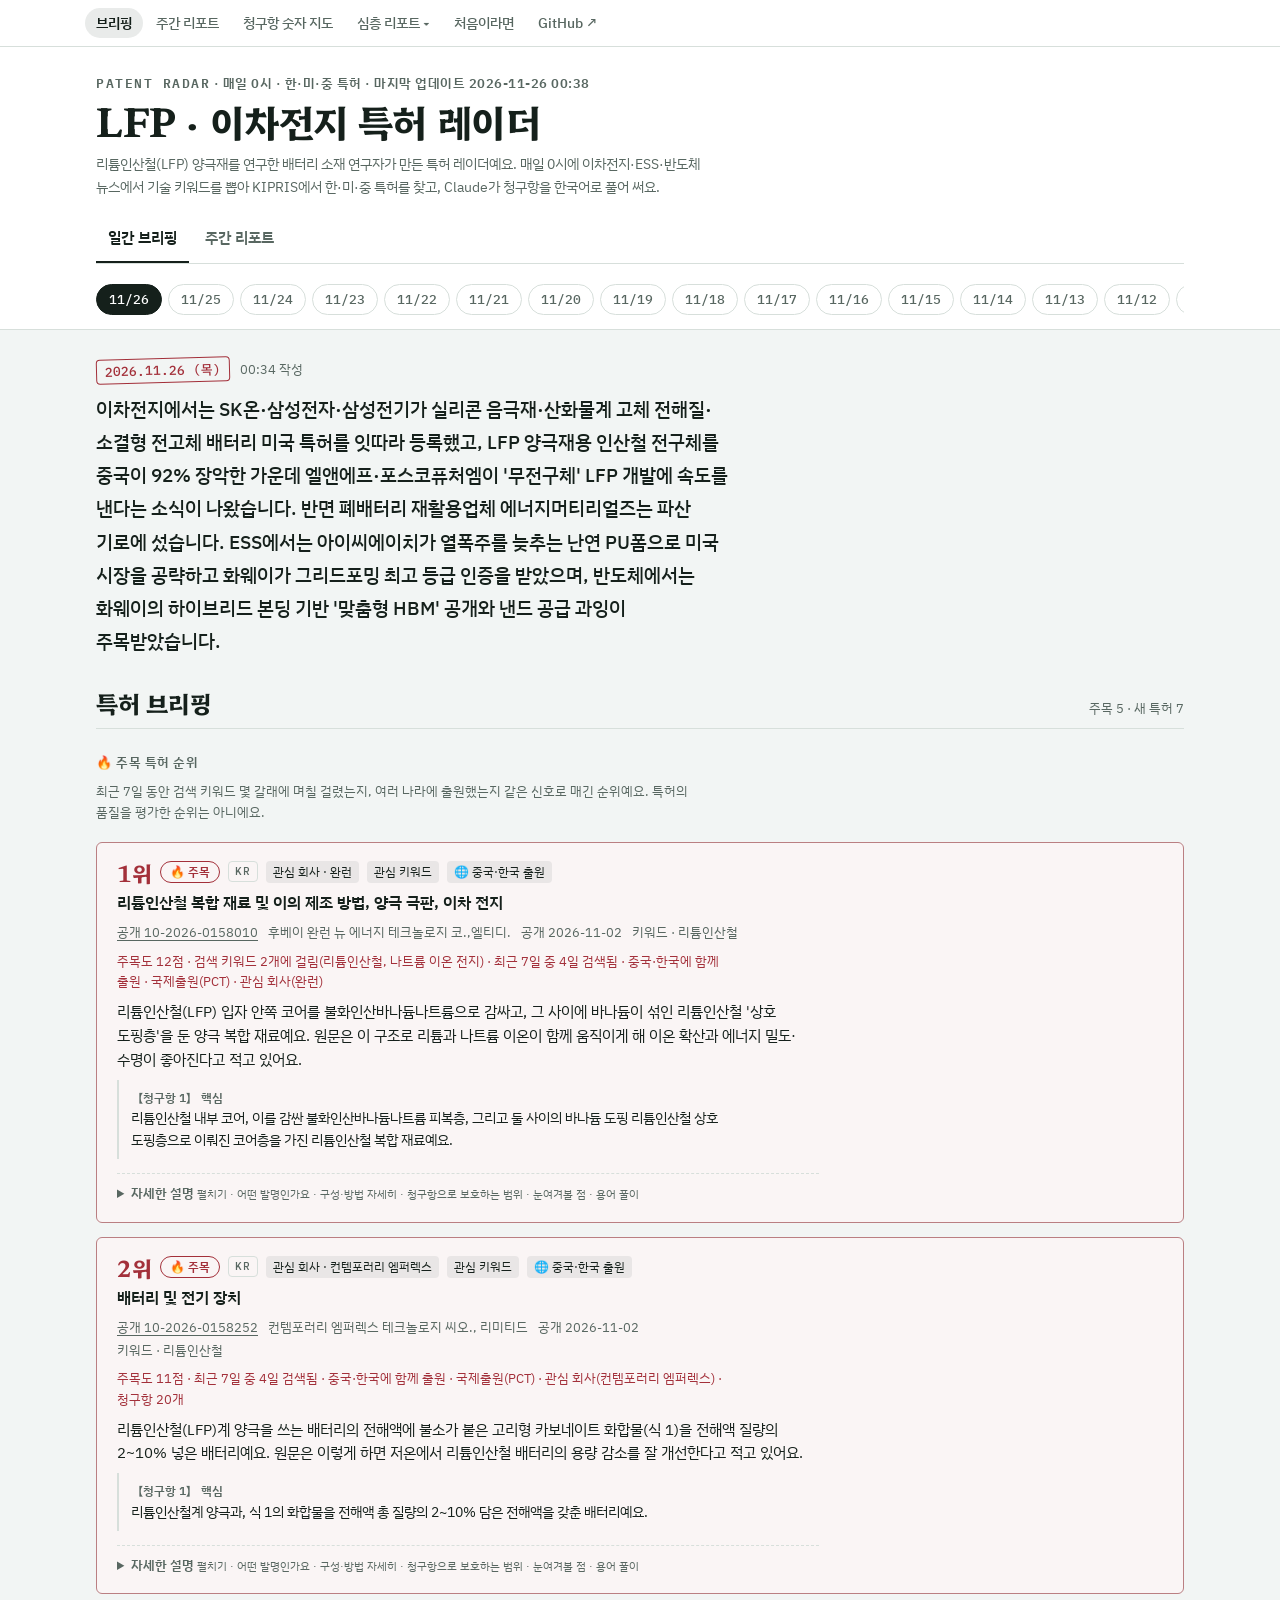
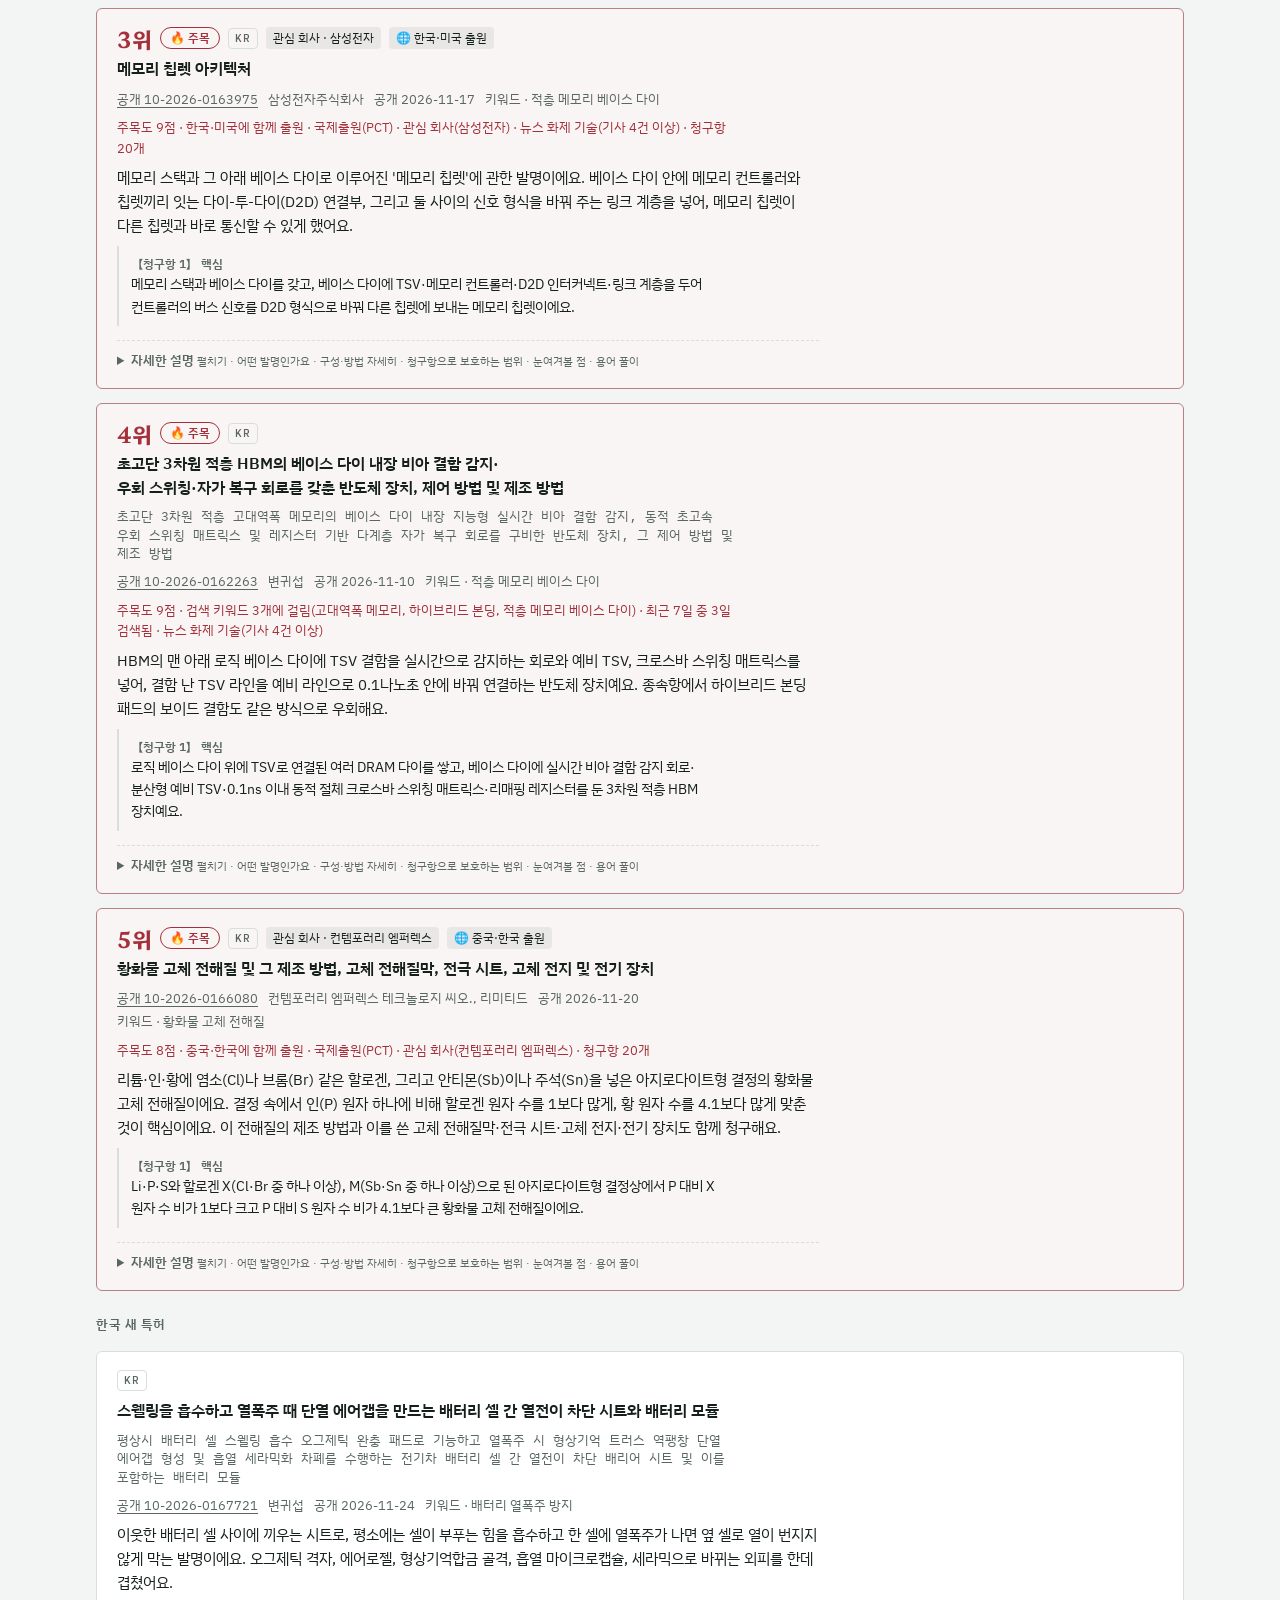
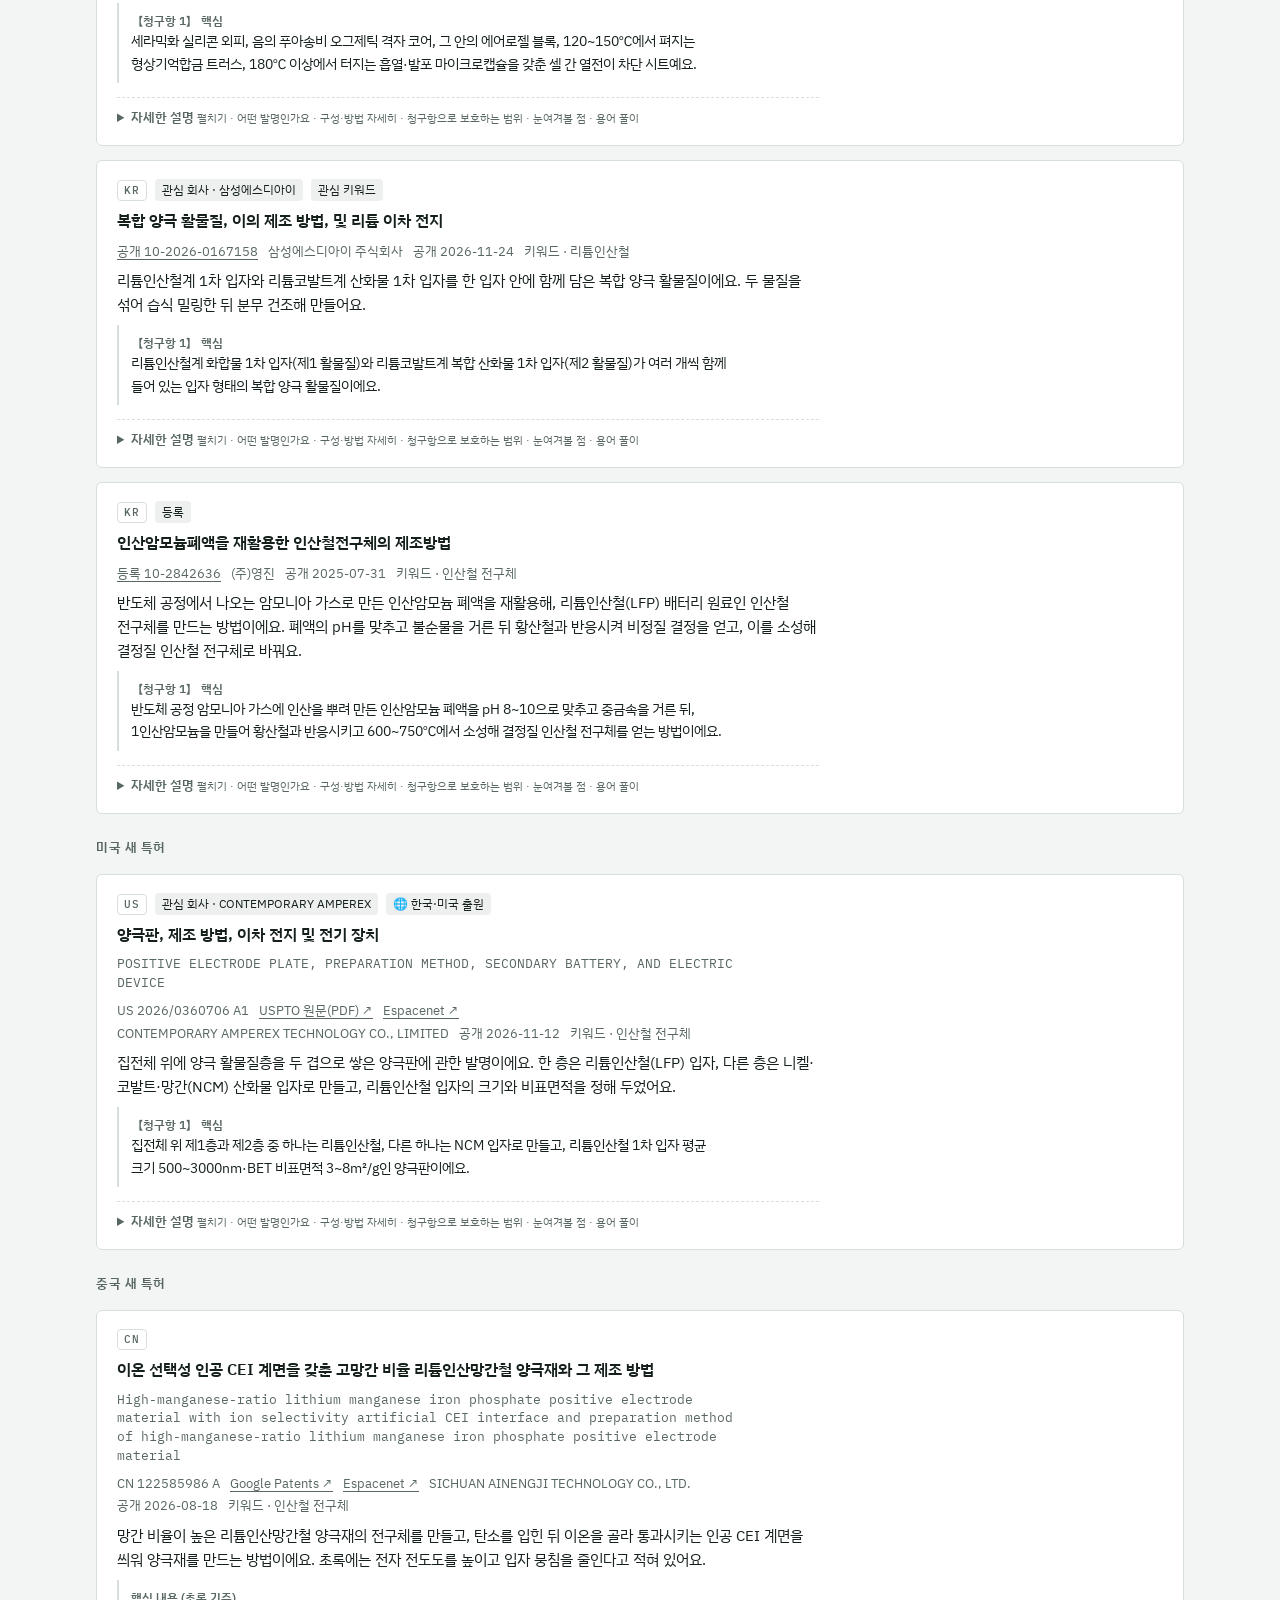
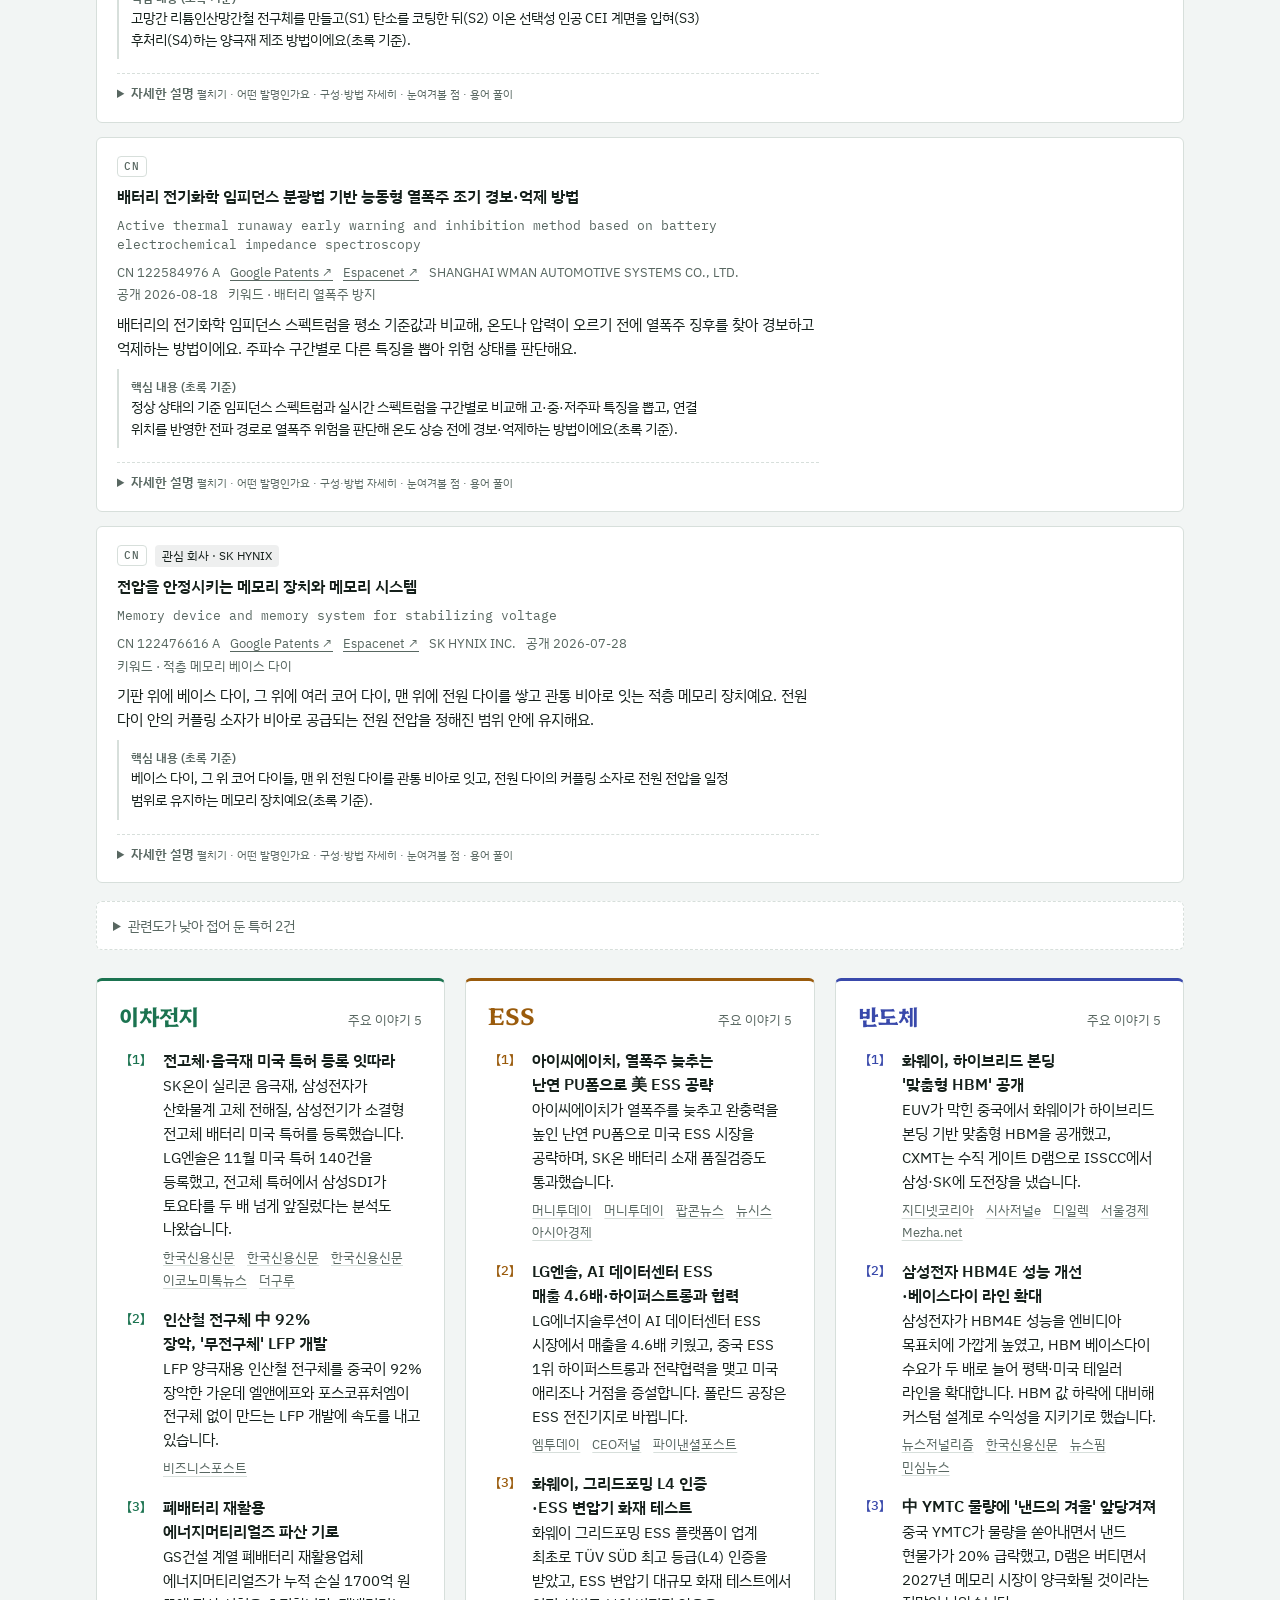
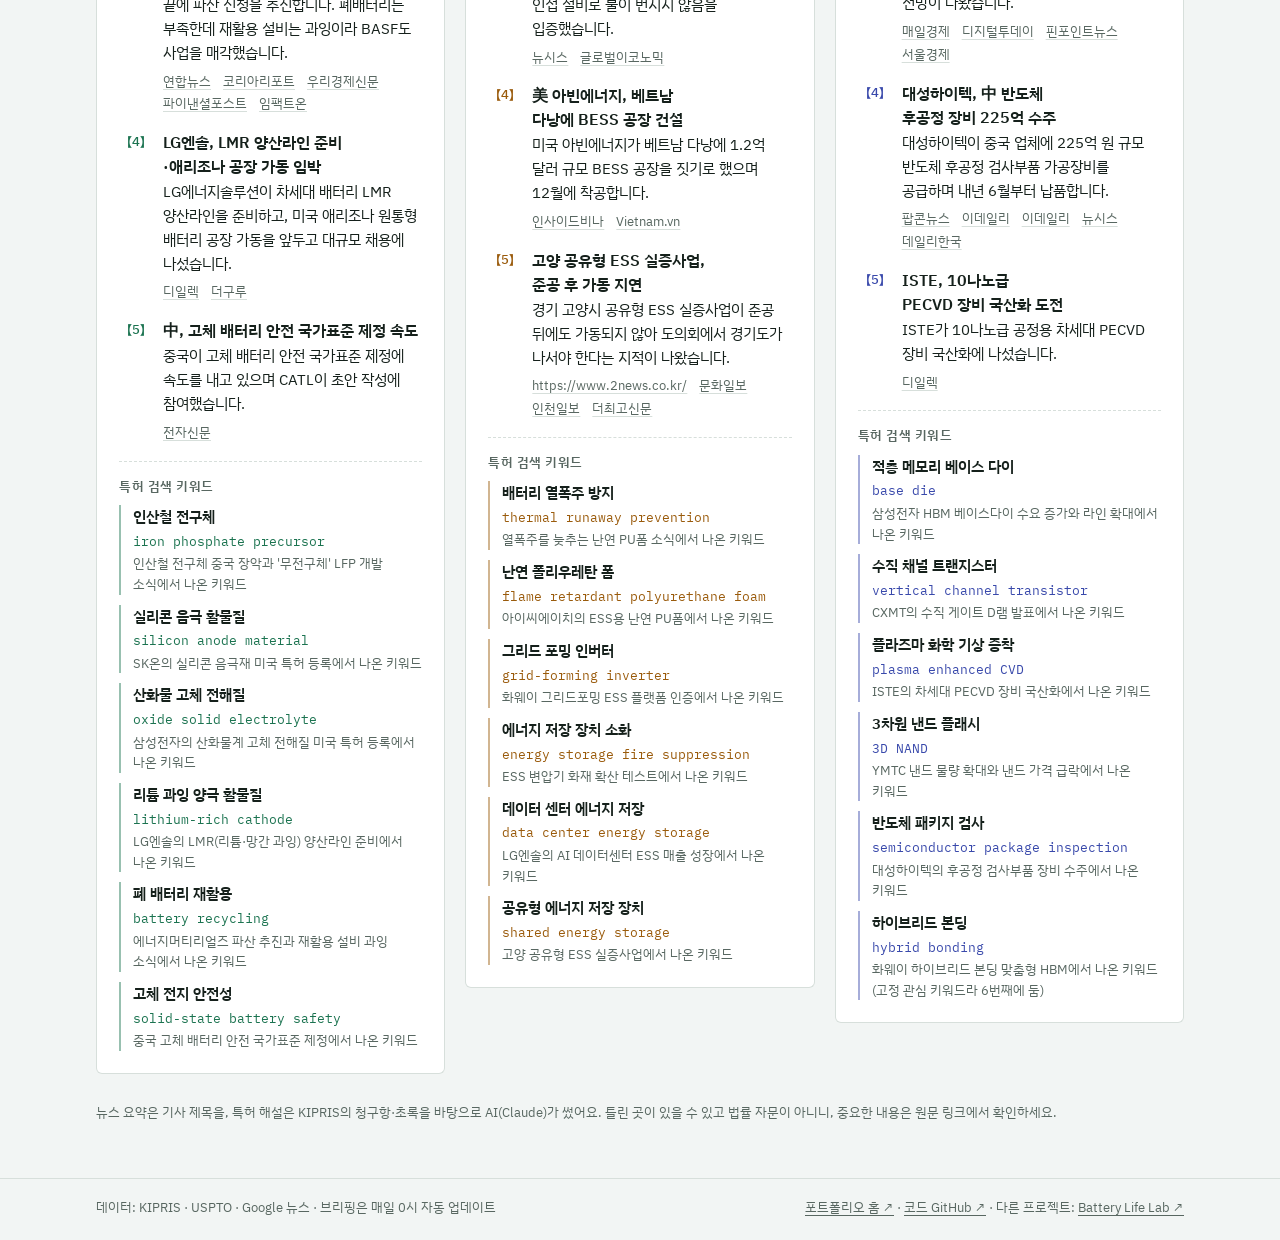
<file: docs/index.html>
<!doctype html>
<html lang="ko">
<head>
<meta charset="utf-8">
<meta name="viewport" content="width=device-width, initial-scale=1, viewport-fit=cover">
<title>LFP · 이차전지 특허 레이더 | Patent Radar</title>
<meta name="description" content="리튬인산철(LFP) 양극재를 연구한 배터리 소재 연구자가 만든 특허 레이더. 매일 이차전지·ESS·반도체 뉴스에서 기술 키워드를 뽑아 한·미·중 특허를 찾고 청구항을 한국어로 해설합니다.">
<meta property="og:type" content="website">
<meta property="og:title" content="LFP · 이차전지 특허 레이더 | Patent Radar">
<meta property="og:description" content="리튬인산철(LFP) 양극재를 연구한 배터리 소재 연구자가 만든 특허 레이더. 매일 이차전지·ESS·반도체 뉴스에서 기술 키워드를 뽑아 한·미·중 특허를 찾고 청구항을 한국어로 해설합니다.">
<meta property="og:url" content="https://chojiwon00.github.io/patent-radar/">
<meta property="og:image" content="https://chojiwon00.github.io/patent-radar/og.png">
<meta name="twitter:card" content="summary_large_image">
<link rel="icon" href="data:image/svg+xml,%3Csvg xmlns='http://www.w3.org/2000/svg' viewBox='0 0 32 32'%3E%3Crect width='32' height='32' rx='6' fill='%2315201b'/%3E%3Ctext x='16' y='22' font-size='16' text-anchor='middle' fill='%23f2f5f4' font-family='monospace'%3EPR%3C/text%3E%3C/svg%3E">
<style>body{margin:0}[hidden]{display:none!important}img{max-width:100%}</style>
</head>
<body>
<meta name="claude:viewport-fit-sides" content="cover">
<link rel="preconnect" href="https://fonts.googleapis.com">
<link rel="preconnect" href="https://fonts.gstatic.com" crossorigin>
<link rel="stylesheet" href="https://fonts.googleapis.com/css2?family=Hahmlet:wght@500;700&family=IBM+Plex+Mono:wght@400;500&family=IBM+Plex+Sans+KR:wght@400;500;600&display=swap">
<style>
  /* Layout: 맨 위 제호·일간/주간 탭·날짜 칩, 그 아래 오늘의 흐름, 특허(한 줄 카드), 뉴스 세 주제(3단, 좁으면 1단).
     특허 문서의 【 】 문단 번호를 순위 표시로 쓴다. 같은 파일이 claude.ai(페이지 DB)와 GitHub Pages(data/*.json)에서 돈다. */
  :root {
    --bg: #f2f5f4;
    --surface: #ffffff;
    --ink: #15201b;
    --muted: #586761;
    --line: #d7dfdb;
    --chip: #3949ab;      /* 반도체 */
    --cell: #1b7350;      /* 이차전지 */
    --grid: #9a5b0c;      /* ESS */
    --stamp: #a3303a;     /* 날짜 도장 · 주목 */
    --bar: #46534d;       /* 단일 계열 막대 */
    --warn-bg: #fdf3e2;
    --warn-ink: #7a4a06;
    --display: "Hahmlet", "Noto Serif KR", "Batang", serif;
    --body: "IBM Plex Sans KR", "Malgun Gothic", "Apple SD Gothic Neo", sans-serif;
    /* 고정폭 글꼴에는 한글이 없어서, 한글은 본문 글꼴로 보이게 한다 */
    --mono: "IBM Plex Mono", "IBM Plex Sans KR", ui-monospace, "Consolas", monospace;
  }
  @media (prefers-color-scheme: dark) {
    :root:not([data-theme="light"]) {
      --bg: #101513; --surface: #171e1b; --ink: #e4ebe8; --muted: #93a39c; --line: #2a3531;
      --chip: #9aa7ff; --cell: #5fc797; --grid: #e9b062; --stamp: #f08a8f; --bar: #a9b8b1;
      --warn-bg: #33280f; --warn-ink: #f0c47a; color-scheme: dark;
    }
  }
  :root[data-theme="dark"] {
    --bg: #101513; --surface: #171e1b; --ink: #e4ebe8; --muted: #93a39c; --line: #2a3531;
    --chip: #9aa7ff; --cell: #5fc797; --grid: #e9b062; --stamp: #f08a8f; --bar: #a9b8b1;
    --warn-bg: #33280f; --warn-ink: #f0c47a; color-scheme: dark;
  }

  * { box-sizing: border-box; }
  body {
    background: var(--bg); color: var(--ink);
    font: 15px/1.65 var(--body);
    -webkit-font-smoothing: antialiased;
    word-break: keep-all; overflow-wrap: break-word;  /* 한글은 띄어쓰기에서만 줄바꿈 */
  }
  .wrap {
    max-width: 1120px; margin: 0 auto;
    padding-left: max(16px, env(safe-area-inset-left, 0px));
    padding-right: max(16px, env(safe-area-inset-right, 0px));
  }
  a { color: inherit; }
  button { font: inherit; color: inherit; }
  :focus-visible { outline: 2px solid var(--chip); outline-offset: 2px; border-radius: 4px; }

  .masthead { background: var(--surface); border-bottom: 1px solid var(--line); }
  .masthead .wrap { padding-block: 28px 0; display: grid; gap: 6px; }
  .eyebrow { margin: 0; font: 600 12.5px/1.4 var(--body); letter-spacing: .04em; color: var(--muted); }
  .eyebrow .en { font-family: var(--mono); letter-spacing: .12em; text-transform: uppercase; }
  h1 { margin: 0; font: 700 clamp(26px, 4.6vw, 38px)/1.2 var(--display); letter-spacing: -.01em; text-wrap: balance; }
  .about { margin: 2px 0 0; font-size: 14px; color: var(--muted); max-width: 76ch; }
  #updated { white-space: nowrap; }

  [hidden] { display: none !important; }
  .modes { display: flex; gap: 4px; margin-top: 14px; border-bottom: 1px solid var(--line); }
  .modes button {
    background: none; border: 0; border-bottom: 2px solid transparent; padding: 8px 12px 10px;
    font-weight: 600; color: var(--muted); cursor: pointer;
  }
  .modes button[aria-selected="true"] { color: var(--ink); border-bottom-color: var(--ink); }

  .days { display: flex; gap: 6px; overflow-x: auto; padding-block: 14px; scrollbar-width: thin; }
  .days button {
    flex: none; font: 500 13px/1 var(--mono); font-variant-numeric: tabular-nums;
    color: var(--muted); background: transparent; border: 1px solid var(--line);
    border-radius: 999px; padding: 8px 12px; cursor: pointer;
  }
  .days button:hover { color: var(--ink); border-color: var(--muted); }
  .days button[aria-pressed="true"] { color: var(--surface); background: var(--ink); border-color: var(--ink); }

  main.wrap { padding-block: 28px 56px; display: grid; gap: 28px; }

  .alert { margin: 0; padding: 12px 16px; border-radius: 6px; background: var(--warn-bg); color: var(--warn-ink); font-size: 14px; max-width: 78ch; }

  .lead { display: grid; gap: 10px; max-width: 72ch; }
  .dateline { display: flex; flex-wrap: wrap; align-items: center; gap: 10px; }
  .stamp {
    font: 500 13px/1 var(--mono); font-variant-numeric: tabular-nums; color: var(--stamp);
    border: 1.5px solid currentColor; border-radius: 4px; padding: 5px 8px; transform: rotate(-1.5deg);
  }
  .written { font-size: 13px; color: var(--muted); }
  .overview { margin: 0; font: 500 clamp(17px, 2.2vw, 19px)/1.75 var(--body); }

  .topics { display: grid; grid-template-columns: repeat(auto-fit, minmax(min(100%, 320px), 1fr)); gap: 20px; align-items: start; }
  .topic {
    --tone: var(--chip);
    background: var(--surface); border: 1px solid var(--line); border-top: 3px solid var(--tone);
    border-radius: 6px; padding: 20px 22px 22px; display: grid; gap: 18px; min-width: 0;
  }
  [data-topic="이차전지"] { --tone: var(--cell); }
  [data-topic="ESS"] { --tone: var(--grid); }
  [data-topic="반도체"] { --tone: var(--chip); }
  .topic > header { display: flex; align-items: baseline; justify-content: space-between; gap: 12px; }
  .topic h2 { margin: 0; font: 700 22px/1.3 var(--display); color: var(--tone); }
  .count { font: 400 12.5px/1.2 var(--body); color: var(--muted); }

  .stories { list-style: none; margin: 0; padding: 0; display: grid; gap: 16px; }
  .stories li { display: grid; grid-template-columns: auto 1fr; gap: 4px 10px; }
  .no { font: 500 13px/1.9 var(--mono); color: var(--tone); font-variant-numeric: tabular-nums; }
  .stories h3 { margin: 0; font: 600 16px/1.5 var(--body); text-wrap: balance; }
  .stories p { margin: 2px 0 0; color: var(--ink); font-size: 14.5px; }
  .story-body { min-width: 0; }
  .sources { display: flex; flex-wrap: wrap; gap: 2px 12px; margin-top: 6px; font-size: 12.5px; }
  .sources a { color: var(--muted); text-decoration: underline; text-decoration-color: var(--line); text-underline-offset: 3px; }
  .sources a:hover { color: var(--tone); text-decoration-color: currentColor; }

  .keywords { border-top: 1px dashed var(--line); padding-top: 16px; display: grid; gap: 10px; }
  .keywords h4 { margin: 0; font: 600 12.5px/1.4 var(--body); letter-spacing: .04em; color: var(--muted); }
  .kw-list { list-style: none; margin: 0; padding: 0; display: grid; gap: 10px; }
  .kw { display: grid; gap: 2px; padding-left: 12px; border-left: 2px solid color-mix(in srgb, var(--tone) 45%, transparent); }
  .kw b { font-weight: 600; font-size: 15px; }
  .kw code { font: 400 13px/1.5 var(--mono); color: var(--tone); overflow-wrap: anywhere; }
  .kw small { font-size: 12.5px; color: var(--muted); }

  .patents { display: grid; gap: 18px; min-width: 0; }
  .patents > header, .block > header { display: flex; align-items: baseline; justify-content: space-between; gap: 12px; flex-wrap: wrap; border-bottom: 1px solid var(--line); padding-bottom: 10px; }
  .patents h2, .block h2 { margin: 0; font: 700 24px/1.3 var(--display); }
  .patents h3, .block h3 { margin: 6px 0 0; font: 600 13px/1.4 var(--body); letter-spacing: .04em; color: var(--muted); }
  .patents .note { margin: -8px 0 0; font-size: 13px; color: var(--muted); max-width: 78ch; }
  .pat-list { list-style: none; margin: 0; padding: 0; display: grid; gap: 14px; }
  .pat {
    background: var(--surface); border: 1px solid var(--line); border-radius: 6px;
    padding: 18px 20px; display: grid; gap: 8px; min-width: 0; align-content: start;
  }
  .pat > * { max-width: 78ch; }
  .pat.hot { border-color: color-mix(in srgb, var(--stamp) 55%, var(--line)); background: color-mix(in srgb, var(--stamp) 5%, var(--surface)); }
  .pat-top { display: flex; align-items: center; gap: 8px; flex-wrap: wrap; max-width: none; }
  .rank { font: 700 22px/1 var(--display); color: var(--stamp); font-variant-numeric: tabular-nums; }
  .linkish { background: none; border: 0; padding: 0; font: inherit; font-weight: 700; color: var(--ink); text-align: left;
    text-decoration: underline; text-underline-offset: 3px; cursor: pointer; }
  .linkish:hover { color: var(--stamp); }
  .badge { font: 600 12px/1 var(--body); color: var(--stamp); border: 1.5px solid currentColor; border-radius: 999px; padding: 4px 9px; }
  .cc { font: 500 11px/1 var(--mono); letter-spacing: .08em; color: var(--muted); border: 1px solid var(--line); border-radius: 4px; padding: 4px 6px; }
  .tag { font-size: 12px; line-height: 1; color: var(--ink); background: color-mix(in srgb, var(--ink) 7%, transparent); border-radius: 4px; padding: 5px 7px; }
  .star {
    margin-left: auto; background: none; border: 1px solid var(--line); border-radius: 999px;
    padding: 5px 10px; font-size: 13px; line-height: 1; cursor: pointer; color: var(--muted);
  }
  .star[aria-pressed="true"] { color: var(--stamp); border-color: color-mix(in srgb, var(--stamp) 55%, var(--line)); }
  .star:disabled { cursor: progress; opacity: .6; }
  .pat h4 { margin: 0; font: 600 16px/1.45 var(--body); text-wrap: balance; }
  .orig { margin: 0; font: 400 12.5px/1.5 var(--mono); color: var(--muted); overflow-wrap: anywhere; }
  .pat-meta { margin: 0; font-size: 12.5px; color: var(--muted); display: flex; flex-wrap: wrap; gap: 2px 10px; }
  .pat-meta a { color: var(--muted); text-underline-offset: 3px; }
  .reasons { margin: 0; font-size: 12.5px; color: var(--stamp); }
  .pat p.summary { margin: 0; font-size: 14.5px; }
  .claim { margin: 0; padding: 8px 12px; border-left: 2px solid var(--line); font-size: 13.5px; color: var(--ink); }
  .claim span { display: block; font: 600 12px/1.6 var(--body); color: var(--muted); }
  .detail { border-top: 1px dashed var(--line); margin-top: 6px; padding-top: 10px; }
  .detail > summary { cursor: pointer; font: 600 13px/1.5 var(--body); color: var(--muted); }
  .detail > summary:hover { color: var(--ink); }
  .detail > summary small { font-weight: 400; }
  .detail[open] > summary small { display: none; }
  .detail-body { display: grid; gap: 6px; padding-top: 6px; }
  .detail-body > *, .detail li { min-width: 0; overflow-wrap: anywhere; }  /* 띄어쓰기 없는 긴 낱말이 폰 화면을 넘지 않게 */
  .detail h5 { margin: 8px 0 0; font: 600 14.5px/1.5 var(--body); }
  .detail p { margin: 0; font-size: 14.5px; }
  .detail ul { margin: 0; padding-left: 1.2em; display: grid; gap: 3px; font-size: 14.5px; }

  details.low { background: var(--surface); border: 1px dashed var(--line); border-radius: 6px; padding: 12px 16px; }
  details.low summary { cursor: pointer; font-size: 14px; color: var(--muted); }
  details.low ul { margin: 10px 0 0; padding-left: 1.2em; display: grid; gap: 6px; font-size: 13.5px; }
  details.low small { color: var(--muted); }

  .starred { list-style: none; margin: 0; padding: 0; display: grid; gap: 8px; }
  .starred li {
    display: flex; flex-wrap: wrap; align-items: baseline; gap: 4px 12px; padding: 10px 14px;
    background: var(--surface); border: 1px solid var(--line); border-radius: 6px;
  }
  .starred b { font-weight: 600; }
  .starred .meta { font-size: 12.5px; color: var(--muted); }
  .starred .star { margin-left: auto; }

  .tiles { display: grid; grid-template-columns: repeat(auto-fit, minmax(150px, 1fr)); gap: 12px; }
  .tile { background: var(--surface); border: 1px solid var(--line); border-radius: 6px; padding: 14px 16px; display: grid; gap: 4px; }
  .tile span { font-size: 12.5px; color: var(--muted); }
  .tile strong { font: 700 28px/1.1 var(--display); font-variant-numeric: tabular-nums; }
  .tile small { font-size: 12.5px; color: var(--muted); font-variant-numeric: tabular-nums; }
  .trends { display: grid; grid-template-columns: repeat(auto-fit, minmax(min(100%, 320px), 1fr)); gap: 14px; }
  .trend:not([data-topic]) { --tone: var(--ink); }
  .trend { background: var(--surface); border: 1px solid var(--line); border-left: 3px solid var(--tone); border-radius: 6px; padding: 14px 16px; display: grid; gap: 6px; }
  .trend h3 { margin: 0; font: 600 16px/1.45 var(--body); }
  .trend p { margin: 0; font-size: 14.5px; }
  .trend .topic-name { font: 600 12px/1 var(--body); color: var(--tone); }
  .watch { margin: 0; padding-left: 1.2em; display: grid; gap: 4px; }
  .two { display: grid; grid-template-columns: repeat(auto-fit, minmax(min(100%, 420px), 1fr)); gap: 24px; align-items: start; }
  .barlist { list-style: none; margin: 0; padding: 0; display: grid; gap: 8px; }
  .barlist li { display: grid; grid-template-columns: minmax(0, 11em) 1fr auto; align-items: center; gap: 10px; font-size: 13.5px; }
  .barlist .name { overflow: hidden; text-overflow: ellipsis; white-space: nowrap; }
  .barlist .track { height: 10px; }
  .barlist .fill { display: block; height: 100%; min-width: 2px; background: var(--bar); border-radius: 0 4px 4px 0; }
  .barlist .val { font: 500 12.5px/1 var(--mono); color: var(--muted); font-variant-numeric: tabular-nums; }
  .chips { display: flex; flex-wrap: wrap; gap: 6px; }
  .chips span { font-size: 13px; padding: 5px 9px; border: 1px solid var(--line); border-radius: 999px; background: var(--surface); }
  .chips small { color: var(--muted); font-family: var(--mono); margin-left: 4px; }
  .scroll { overflow-x: auto; }
  table { border-collapse: collapse; font-size: 13.5px; font-variant-numeric: tabular-nums; min-width: 100%; }
  th, td { padding: 6px 10px; text-align: right; border-bottom: 1px solid var(--line); white-space: nowrap; }
  th:first-child, td:first-child { text-align: left; }
  th { font: 500 12px/1.4 var(--mono); color: var(--muted); }
  .dot { display: inline-block; width: 8px; height: 8px; border-radius: 50%; background: var(--tone); margin-right: 6px; }
  .block { display: grid; gap: 14px; min-width: 0; }

  .notice {
    background: var(--surface); border: 1px dashed var(--line); border-radius: 6px;
    padding: 28px 24px; color: var(--muted); max-width: 72ch;
  }
  .notice strong { display: block; color: var(--ink); font: 700 18px/1.4 var(--display); margin-bottom: 6px; }

  .foot { margin: 0; font-size: 12.5px; color: var(--muted); }

  /* 길게 내렸을 때: 위에 붙는 얇은 띠(일간 브리핑의 날짜 + 그날 있는 꼭지로 바로 가기)와 맨 위 버튼 */
  :root { scroll-padding-top: 56px; }  /* 바로 가기·키보드 이동 때 띠에 가리지 않게 */
  .jumpbar {
    position: fixed; top: 0; left: 0; right: 0; z-index: 30; padding-top: env(safe-area-inset-top, 0px);
    background: var(--surface); border-bottom: 1px solid var(--line); box-shadow: 0 2px 12px rgb(0 0 0 / .06);
    transform: translateY(-100%); visibility: hidden; transition: transform .2s ease, visibility .2s;
  }
  .jumpbar.show { transform: none; visibility: visible; }
  .jumpbar .wrap { display: flex; align-items: center; gap: 12px; padding-block: 6px; }
  .jb-date { flex: none; font: 500 12.5px/1 var(--mono); font-variant-numeric: tabular-nums; color: var(--stamp); }
  .jb-links { display: flex; gap: 2px; min-width: 0; overflow-x: auto; scrollbar-width: none; }
  .jb-links::-webkit-scrollbar { display: none; }
  .jb-links a {
    flex: none; padding: 6px 10px; border-radius: 999px; white-space: nowrap;
    font: 500 13px/1.2 var(--body); color: var(--muted); text-decoration: none;
  }
  .jb-links a:hover { color: var(--ink); }
  .jb-links a[aria-current="true"] { color: var(--ink); background: color-mix(in srgb, var(--ink) 8%, transparent); }
  .totop {
    position: fixed; z-index: 30;
    right: max(16px, env(safe-area-inset-right, 0px)); bottom: max(16px, env(safe-area-inset-bottom, 0px));
    background: var(--surface); border: 1px solid var(--line); border-radius: 999px; box-shadow: 0 4px 16px rgb(0 0 0 / .12);
    padding: 9px 14px; font: 600 13px/1 var(--body); cursor: pointer;
    opacity: 0; visibility: hidden; transition: opacity .2s, visibility .2s;
  }
  .totop.show { opacity: 1; visibility: visible; }
  .totop:hover { border-color: var(--muted); }

  /* 공통 메뉴·바닥글: artifact/briefing.html·docs/claims.html·docs/guide.html에 똑같이 들어 있다(세 곳을 함께 고친다).
     넓은 화면에서는 한 줄, 좁으면 칩처럼 두 줄로 접힌다. */
  .sitenav { position: relative; z-index: 20; background: var(--surface); border-bottom: 1px solid var(--line); }
  .sitenav-in, .sitefoot-in {
    max-width: var(--site-w, 1120px); margin: 0 auto;
    padding-left: max(16px, env(safe-area-inset-left, 0px));
    padding-right: max(16px, env(safe-area-inset-right, 0px));
  }
  .sitenav-list { list-style: none; margin: 0 0 0 -11px; padding: 8px 0; display: flex; flex-wrap: wrap; gap: 2px; }
  .sitenav-list > li { position: relative; }
  .sitenav a, .sitenav summary {
    display: block; padding: 6px 11px; border-radius: 999px; white-space: nowrap; cursor: pointer;
    font: 500 13.5px/1.3 var(--body); color: var(--muted); text-decoration: none;
  }
  .sitenav details { margin: 0; }
  .sitenav summary { list-style: none; }
  .sitenav summary::-webkit-details-marker { display: none; }
  .sitenav a:hover, .sitenav summary:hover, .sitenav details[open] > summary { color: var(--ink); background: color-mix(in srgb, var(--ink) 6%, transparent); }
  .sitenav a[aria-current="page"] { color: var(--ink); font-weight: 600; background: color-mix(in srgb, var(--ink) 9%, transparent); }
  .sitenav-menu {
    position: absolute; top: calc(100% + 4px); left: 0; z-index: 1; width: max-content; max-width: calc(100vw - 32px);
    list-style: none; margin: 0; padding: 6px; display: grid; gap: 2px;
    background: var(--surface); border: 1px solid var(--line); border-radius: 8px; box-shadow: 0 6px 24px rgb(0 0 0 / .14);
  }
  .sitenav-menu a { border-radius: 6px; padding: 8px 10px; color: var(--ink); white-space: normal; }
  .sitefoot { border-top: 1px solid var(--line); font-size: 12.5px; color: var(--muted); }
  .sitefoot-in { display: flex; flex-wrap: wrap; justify-content: space-between; gap: 4px 20px; padding-block: 18px max(22px, env(safe-area-inset-bottom, 0px)); }
  .sitefoot p { margin: 0; }
  .sitefoot a { color: inherit; text-underline-offset: 3px; }
  .sitefoot a:hover { color: var(--ink); }
  /* 공통 메뉴·바닥글 끝 */

  @media (max-width: 480px) {
    .topic { padding: 18px 16px 20px; }
    .barlist li { grid-template-columns: minmax(0, 7em) 1fr auto; }
    .jb-y { display: none; }  /* 띠에서는 연도를 빼고 월·일만 */
  }
  @media (prefers-reduced-motion: reduce) { * { transition: none !important; } }
</style>

<!-- 공통 메뉴: artifact/briefing.html(사이트 첫 화면)·docs/claims.html·docs/guide.html에 똑같이 들어 있다. 고칠 때는 세 곳을 함께 고친다.
     사이트 주소를 전체 주소로 적어서 claude.ai 비공개 페이지 안에서도 링크가 맞게 열린다. -->
<nav class="sitenav" aria-label="사이트 메뉴">
  <div class="sitenav-in">
    <ul class="sitenav-list">
      <li><a href="https://chojiwon00.github.io/patent-radar/" data-mode="daily" aria-current="page">브리핑</a></li>
      <li><a href="https://chojiwon00.github.io/patent-radar/#weekly" data-mode="weekly">주간 리포트</a></li>
      <li><a href="https://chojiwon00.github.io/patent-radar/claims.html">청구항 숫자 지도</a></li>
      <li>
        <details>
          <summary>심층 리포트 <span aria-hidden="true">▾</span></summary>
          <ul class="sitenav-menu">
            <li><a href="https://github.com/ChoJiwon00/patent-radar/blob/main/reports/deep/high-density-lfp-2026-10.md" target="_blank" rel="noopener noreferrer">고밀도 리튬인산철(LFP) 양극재 ↗</a></li>
            <li><a href="https://github.com/ChoJiwon00/patent-radar/blob/main/reports/deep/lfp-process-2026-10.md" target="_blank" rel="noopener noreferrer">리튬인산철(LFP) 양산 공정 ↗</a></li>
          </ul>
        </details>
      </li>
      <li><a href="https://chojiwon00.github.io/patent-radar/guide.html">처음이라면</a></li>
      <li><a href="https://github.com/ChoJiwon00/patent-radar" target="_blank" rel="noopener noreferrer">GitHub ↗</a></li>
    </ul>
  </div>
</nav>

<header class="masthead">
  <div class="wrap">
    <p class="eyebrow"><span class="en">Patent Radar</span> · 매일 0시 · 한·미·중 특허<span id="updated"></span></p>
    <h1>LFP · 이차전지 특허 레이더</h1>
    <div id="about">
      <p class="about">리튬인산철(LFP) 양극재를 연구한 배터리 소재 연구자가 만든 특허 레이더예요. 매일 0시에 이차전지·ESS·반도체 뉴스에서
        기술 키워드를 뽑아 KIPRIS에서 한·미·중 특허를 찾고, Claude가 청구항을 한국어로 풀어 써요.</p>
    </div>
    <nav class="modes" role="tablist" aria-label="보기">
      <button id="mode-daily" type="button" role="tab" aria-selected="true">일간 브리핑</button>
      <button id="mode-weekly" type="button" role="tab" aria-selected="false">주간 리포트</button>
      <button id="mode-monthly" type="button" role="tab" aria-selected="false" hidden>월간 리포트</button>
    </nav>
    <nav id="days" class="days" aria-label="날짜"></nav>
  </div>
</header>

<nav class="jumpbar" id="jumpbar" aria-label="이 날의 꼭지로 바로 가기">
  <div class="wrap">
    <span class="jb-date" id="jb-date"></span>
    <span class="jb-links" id="jb-links"></span>
  </div>
</nav>

<main class="wrap" id="main">
  <div class="notice">
    <strong>브리핑을 불러오는 중이에요</strong>
    매일 0시쯤 뉴스와 특허 브리핑이 이곳에 쌓여요.
  </div>
</main>

<footer class="sitefoot">
  <div class="sitefoot-in">
    <p>데이터: KIPRIS · USPTO · Google 뉴스 · 브리핑은 매일 0시 자동 업데이트</p>
    <p><a href="https://chojiwon00.github.io/" target="_blank" rel="noopener noreferrer">포트폴리오 홈 ↗</a> · <a href="https://github.com/ChoJiwon00/patent-radar" target="_blank" rel="noopener noreferrer">코드 GitHub ↗</a> · 다른 프로젝트: <a href="https://github.com/ChoJiwon00/battery-life-lab" target="_blank" rel="noopener noreferrer">Battery Life Lab ↗</a></p>
  </div>
</footer>

<button type="button" class="totop" id="totop" aria-label="맨 위로">↑ 맨 위</button>

<script>
  const WEEKDAYS = ["일", "월", "화", "수", "목", "금", "토"];
  const MODES = ["daily", "weekly", "monthly"];
  const COUNTRY_NAMES = { KR: "한국", US: "미국", CN: "중국", JP: "일본", EP: "유럽", DE: "독일", TW: "대만", GB: "영국", FR: "프랑스" };
  const state = {
    source: null, // "db"(claude.ai) | "files"(GitHub Pages)
    db: null,
    docs: [], patents: [], weeks: [], months: [], stars: new Map(),
    selected: null, selectedWeek: null, selectedMonth: null,
    mode: modeFromHash(),
    status: "loading", generatedAt: null, starError: false,
  };

  // 주소 끝의 #weekly·#monthly로 보기를 고른다. 없으면 일간 브리핑.
  function modeFromHash() {
    return location.hash === "#weekly" ? "weekly" : location.hash === "#monthly" ? "monthly" : "daily";
  }

  function el(tag, props, ...children) {
    const node = Object.assign(document.createElement(tag), props || {});
    node.append(...children.filter((c) => c !== null && c !== undefined && c !== false));
    return node;
  }

  function topicEl(tag, props, topic, ...children) {
    const node = el(tag, props, ...children);
    if (topic) node.dataset.topic = topic;
    return node;
  }

  function formatDay(day) {
    const [y, m, d] = day.split("-").map(Number);
    const weekday = WEEKDAYS[new Date(Date.UTC(y, m - 1, d)).getUTCDay()];
    return `${y}.${String(m).padStart(2, "0")}.${String(d).padStart(2, "0")} (${weekday})`;
  }

  function shortDay(day) {
    const [, m, d] = day.split("-").map(Number);
    return `${m}/${d}`;
  }

  function todayKst() {
    return new Date(Date.now() + 9 * 3600 * 1000).toISOString().slice(0, 10);
  }

  function safeUrl(url) {
    return typeof url === "string" && /^https?:\/\//i.test(url) ? url : null;
  }

  function link(url, text, className) {
    const href = safeUrl(url);
    return href
      ? el("a", { href, target: "_blank", rel: "noopener noreferrer", textContent: text, className: className || "" })
      : el("span", { textContent: text, className: className || "" });
  }

  function notice(title, text) {
    return el("div", { className: "notice" }, el("strong", { textContent: title }), text);
  }

  function allDays() {
    const days = new Set([...state.docs, ...state.patents].map((d) => d.day));
    return [...days].sort().reverse();
  }

  // ---------------------------------------------------------------- 날짜 칩, 탭

  function monthLabel(month) {
    const [y, m] = month.split("-").map(Number);
    return `${y}년 ${m}월`;
  }

  // 달 칩: 리포트가 한 해 안이면 '11월', 해가 바뀌면 같은 달이 겹치지 않게 '2026.11'.
  function monthChip(month) {
    const years = new Set(state.months.map((m) => m.month.slice(0, 4)));
    return years.size > 1 ? month.replace("-", ".") : `${Number(month.slice(5))}월`;
  }

  function renderNav() {
    for (const mode of MODES) {
      document.getElementById(`mode-${mode}`).setAttribute("aria-selected", String(state.mode === mode));
    }
    // 월간 리포트는 첫 리포트가 생기면(매월 1일) 탭이 나타난다. 주소로 바로 들어왔으면 탭을 보여 둔다.
    document.getElementById("mode-monthly").hidden = !state.months.length && state.mode !== "monthly";
    for (const a of document.querySelectorAll(".sitenav [data-mode]")) {
      if (a.dataset.mode === state.mode) a.setAttribute("aria-current", "page");
      else a.removeAttribute("aria-current");
    }
    const nav = document.getElementById("days");
    const chips =
      state.mode === "daily"
        ? allDays().map((day) => chip(shortDay(day), formatDay(day), day === state.selected, () => (state.selected = day)))
        : state.mode === "monthly"
          ? state.months.map((m) => chip(monthChip(m.month), monthLabel(m.month), m.month === state.selectedMonth,
              () => (state.selectedMonth = m.month)))
          : state.weeks.map((w) =>
              chip(`${shortDay(w.start)}~${shortDay(w.end)}`, `${formatDay(w.start)} ~ ${formatDay(w.end)}`,
                w.end === state.selectedWeek, () => (state.selectedWeek = w.end)),
            );
    nav.replaceChildren(...chips);
  }

  function chip(label, title, pressed, select) {
    const button = el("button", { type: "button", textContent: label, title });
    button.setAttribute("aria-pressed", String(pressed));
    button.addEventListener("click", () => {
      select();
      render();
    });
    return button;
  }

  // ---------------------------------------------------------------- 일간: 뉴스

  function renderStory(story, index) {
    const sources = (story.articles || [])
      .filter((a) => safeUrl(a.url))
      .map((a) => el("a", { href: safeUrl(a.url), target: "_blank", rel: "noopener noreferrer", textContent: a.source || "기사", title: a.title || "" }));
    return el(
      "li",
      {},
      el("span", { className: "no", textContent: `【${index + 1}】` }),
      el(
        "div",
        { className: "story-body" },
        el("h3", { textContent: story.headline }),
        el("p", { textContent: story.summary }),
        sources.length ? el("div", { className: "sources" }, ...sources) : null,
      ),
    );
  }

  function renderKeyword(k) {
    return el("li", { className: "kw" }, el("b", { textContent: k.ko }), el("code", { textContent: k.en }),
      k.reason ? el("small", { textContent: k.reason }) : null);
  }

  function renderTopic(topic) {
    return topicEl(
      "section",
      { className: "topic" },
      topic.name,
      el("header", {}, el("h2", { textContent: topic.name }), el("span", { className: "count", textContent: `주요 이야기 ${topic.stories.length}` })),
      el("ol", { className: "stories" }, ...topic.stories.map(renderStory)),
      el("div", { className: "keywords" }, el("h4", { textContent: "특허 검색 키워드" }),
        el("ul", { className: "kw-list" }, ...(topic.keywords || []).map(renderKeyword))),
    );
  }

  // ---------------------------------------------------------------- 일간: 특허

  function starKey(item) {
    return String(item.key || `${item.country}-${item.number}`).replace(/[^A-Za-z0-9_.~:@+-]/g, "_");
  }

  function starButton(item, day) {
    if (state.source !== "db") return null;
    const key = starKey(item);
    const on = state.stars.has(key);
    const button = el("button", { type: "button", className: "star", textContent: on ? "★ 관심" : "☆ 관심", disabled: state.starError });
    button.setAttribute("aria-pressed", String(on));
    button.title = on ? "관심 특허에서 빼기" : "관심 특허로 추적하기 (등록 여부를 매주 확인해요)";
    button.addEventListener("click", async () => {
      button.disabled = true;
      try {
        const ref = state.db.doc(`stars/${key}`);
        if (state.stars.has(key)) {
          await ref.delete();
        } else {
          await ref.set({
            key, country: item.country, number: item.number, title: item.title, title_ko: item.title_ko || null,
            url: item.url || null, applicant: item.applicant || null, summary_ko: item.summary_ko || null,
            day: day || null, starred_at: new Date().toISOString(),
          });
        }
      } catch (e) {
        state.starError = true;
        render();
      }
    });
    return button;
  }

  // 원문 링크. url_label(예: 'USPTO 원문(PDF)')이 있으면 원문 링크 글자로 쓰고 번호는 따로 적는다. alt_url(Espacenet)은 두 번째 링크로.
  // 두 키가 없는 예전 데이터는 지금처럼 번호가 곧 링크다. 일간 카드와 주간 목록이 같은 규칙을 쓴다.
  function sourceLinks(item, number, className) {
    const label = safeUrl(item.url) && item.url_label ? String(item.url_label) : null;
    return [
      label && !label.includes(number) ? el("span", { textContent: number, className: className || "" }) : null,
      link(item.url, label ? `${label.replace(/\s*↗$/, "")} ↗` : number, className),
      safeUrl(item.alt_url) ? link(item.alt_url, "Espacenet ↗", className) : null,
    ];
  }

  function renderPatent(item, day) {
    const card = el("li", { className: item.rank ? "pat hot" : "pat" });
    const top = el("div", { className: "pat-top" });
    if (item.rank) {
      top.append(el("span", { className: "rank", textContent: `${item.rank}위` }), el("span", { className: "badge", textContent: "🔥 주목" }));
    }
    top.append(el("span", { className: "cc", textContent: item.country }));
    if (item.company) top.append(el("span", { className: "tag", textContent: `관심 회사 · ${item.company}` }));
    if (item.interest) top.append(el("span", { className: "tag", textContent: "관심 키워드" }));
    if (item.family && item.family.length > 1) {
      top.append(el("span", { className: "tag", textContent: `🌐 ${item.family.map((c) => COUNTRY_NAMES[c] || c).join("·")} 출원` }));
    }
    if (item.status && item.status !== "공개") top.append(el("span", { className: "tag", textContent: item.status }));
    const star = starButton(item, day);
    if (star) top.append(star);
    card.append(top, el("h4", { textContent: item.title_ko || item.title }));
    if (item.title_ko && item.title_ko !== item.title) card.append(el("p", { className: "orig", textContent: item.title }));

    const meta = el("p", { className: "pat-meta" }, ...sourceLinks(item, item.number));
    if (item.applicant) meta.append(el("span", { textContent: item.applicant }));
    if (item.published_at) meta.append(el("span", { textContent: `공개 ${item.published_at}` }));
    meta.append(el("span", { textContent: `키워드 · ${item.keyword}` }));
    card.append(meta);

    if (item.rank && item.reasons && item.reasons.length) {
      card.append(el("p", { className: "reasons", textContent: `주목도 ${item.score}점 · ${item.reasons.join(" · ")}` }));
    }
    if (item.summary_ko) card.append(el("p", { className: "summary", textContent: item.summary_ko }));
    if (item.key_claim_ko) {
      card.append(el("blockquote", { className: "claim" },
        el("span", { textContent: item.has_claims ? "【청구항 1】 핵심" : "핵심 내용 (초록 기준)" }), item.key_claim_ko));
    }
    if (item.detail && item.detail.length) {
      // 자세한 설명은 접어 두고, 펼치기 전에는 어떤 꼭지가 있는지만 보여 준다.
      const body = el("div", { className: "detail-body" });
      for (const section of item.detail) body.append(el("h5", { textContent: section.heading }), ...renderBody(section.body));
      card.append(el("details", { className: "detail" },
        el("summary", {}, "자세한 설명 ", el("small", { textContent: `펼치기 · ${item.detail.map((s) => s.heading).join(" · ")}` })),
        body));
    }
    return card;
  }

  // 본문: 빈 줄이 아닌 줄은 문단, "- "로 시작하는 줄이 이어지면 목록.
  function renderBody(body) {
    const nodes = [];
    let list = null;
    for (const raw of String(body).split("\n")) {
      const line = raw.trim();
      if (!line) {
        list = null;
        continue;
      }
      if (line.startsWith("- ")) {
        if (!list) nodes.push((list = el("ul")));
        list.append(el("li", { textContent: line.slice(2) }));
      } else {
        list = null;
        nodes.push(el("p", { textContent: line }));
      }
    }
    return nodes;
  }

  function renderPatents(p) {
    const spotlight = p.spotlight || [];
    const items = p.items || [];
    const low = p.low || [];
    const section = el("section", { className: "patents" },
      el("header", {}, el("h2", { textContent: "특허 브리핑" }),
        el("span", { className: "count", textContent: `주목 ${spotlight.length} · 새 특허 ${items.length}` })));
    if (spotlight.length) {
      section.append(el("h3", { id: "sec-hot", tabIndex: -1, textContent: "🔥 주목 특허 순위" }),
        el("p", { className: "note", textContent: "최근 7일 동안 검색 키워드 몇 갈래에 며칠 걸렸는지, 여러 나라에 출원했는지 같은 신호로 매긴 순위예요. 특허의 품질을 평가한 순위는 아니에요." }),
        el("ol", { className: "pat-list" }, ...spotlight.map((i) => renderPatent(i, p.day))));
    }
    for (const cc of ["KR", "US", "CN"]) {
      const group = items.filter((i) => i.country === cc);
      if (group.length) {
        section.append(el("h3", { id: `sec-${cc.toLowerCase()}`, tabIndex: -1, textContent: `${COUNTRY_NAMES[cc]} 새 특허` }), el("ul", { className: "pat-list" }, ...group.map((i) => renderPatent(i, p.day))));
      }
    }
    if (low.length) {
      section.append(el("details", { className: "low" },
        el("summary", { textContent: `관련도가 낮아 접어 둔 특허 ${low.length}건` }),
        el("ul", {}, ...low.map((i) => el("li", {}, link(i.url, i.title_ko || i.title), " ",
          ...(safeUrl(i.alt_url) ? [link(i.alt_url, "Espacenet ↗"), " "] : []),
          el("small", { textContent: `${COUNTRY_NAMES[i.country] || i.country} · ${i.relevance_note || ""}` }))))));
    }
    return section;
  }

  function renderStarred() {
    if (state.source !== "db" || !state.stars.size) return null;
    const items = [...state.stars.values()].sort((a, b) => String(b.starred_at).localeCompare(String(a.starred_at)));
    return el("section", { className: "block" },
      el("header", {}, el("h2", { textContent: "★ 관심 특허" }), el("span", { className: "count", textContent: `${items.length}건 · 등록 여부를 매주 확인해요` })),
      el("ul", { className: "starred" }, ...items.map((s) =>
        el("li", {}, el("b", { textContent: s.title_ko || s.title }), link(s.url, s.number, "meta"),
          s.applicant ? el("span", { className: "meta", textContent: s.applicant }) : null, starButton(s, s.day)))));
  }

  function renderDaily(main) {
    const b = state.docs.find((d) => d.day === state.selected);
    const p = state.patents.find((d) => d.day === state.selected);
    const latest = allDays()[0];
    const late = state.source === "db" && latest && latest < todayKst()
      ? el("p", { className: "alert", textContent: `오늘 브리핑이 아직 없어요. 마지막 브리핑은 ${formatDay(latest)}이에요. 매일 0시쯤 만들어지는데, 그때 컴퓨터가 꺼져 있었다면 Claude 앱을 열 때 실행돼요.` })
      : null;
    if (!b && !p) {
      main.replaceChildren(...[late, renderStarred(), notice("아직 저장된 브리핑이 없어요",
        "매일 0시쯤 Claude가 이차전지·ESS·반도체 뉴스와 특허를 정리해 이곳에 올려요.")].filter(Boolean));
      return;
    }
    const stamped = b || p;
    const written = typeof stamped.created_at === "string" ? `${stamped.created_at.slice(11, 16)} 작성` : "";
    main.replaceChildren(...[
      late,
      el("section", { className: "lead" },
        el("div", { className: "dateline" }, el("span", { className: "stamp", textContent: formatDay(stamped.day) }),
          written ? el("span", { className: "written", textContent: written }) : null),
        b ? el("p", { className: "overview", textContent: b.overview }) : null),
      renderStarred(),
      p ? renderPatents(p) : null,
      b && b.topics && b.topics.length
        ? el("div", { className: "topics", id: "sec-news", tabIndex: -1 }, ...b.topics.map(renderTopic)) : null,
      el("p", { className: "foot", textContent: "뉴스 요약은 기사 제목을, 특허 해설은 KIPRIS의 청구항·초록을 바탕으로 AI(Claude)가 썼어요. 틀린 곳이 있을 수 있고 법률 자문이 아니니, 중요한 내용은 원문 링크에서 확인하세요." }),
    ].filter(Boolean));
  }

  // ---------------------------------------------------------------- 주간

  function tile(label, value, note) {
    return el("div", { className: "tile" }, el("span", { textContent: label }), el("strong", { textContent: String(value) }),
      note ? el("small", { textContent: note }) : null);
  }

  function barList(rows) {
    const max = Math.max(1, ...rows.map((r) => r.value));
    return el("ul", { className: "barlist" }, ...rows.map((r) => {
      const fill = el("span", { className: "fill" });
      fill.style.width = `${(r.value / max) * 100}%`;
      const li = el("li", {}, el("span", { className: "name", textContent: r.label }), el("span", { className: "track" }, fill),
        el("span", { className: "val", textContent: String(r.value) }));
      li.title = `${r.label}: ${r.value}건`;
      return li;
    }));
  }

  function renderWeekly(main) {
    const w = state.weeks.find((x) => x.end === state.selectedWeek);
    if (!w) {
      main.replaceChildren(notice("아직 주간 리포트가 없어요", "매주 월요일 0시 실행 때 지난 일주일을 정리한 리포트가 만들어져요."));
      return;
    }
    const s = w.stats;
    const c = w.commentary;
    const p = s.patents;
    const blocks = [
      el("section", { className: "lead" },
        el("div", { className: "dateline" }, el("span", { className: "stamp", textContent: `${formatDay(s.start)} ~ ${formatDay(s.end)}` }),
          el("span", { className: "written", textContent: "주간 트렌드 리포트" })),
        el("p", { className: "overview", textContent: c.summary })),
      el("div", { className: "tiles" },
        tile("뉴스 기사", s.news.total, `브리핑 ${s.briefings.length}일`),
        tile("새 특허", p.total, p.low ? `관련 낮음 ${p.low}건 제외` : null),
        tile("🔥 주목 특허", p.spotlight.length),
        tile("나라별 특허", p.by_country.map((b) => b.count).join(" · "), p.by_country.map((b) => b.name).join(" · "))),
      el("section", { className: "block" }, el("header", {}, el("h2", { textContent: "이번 주 흐름" })),
        el("div", { className: "trends" }, ...c.trends.map((t) => topicEl("article", { className: "trend" }, t.topic,
          t.topic ? el("span", { className: "topic-name", textContent: t.topic }) : null,
          el("h3", { textContent: t.title }), el("p", { textContent: t.body })))),
        el("h3", { textContent: "다음 주에 지켜볼 것" }), el("ul", { className: "watch" }, ...c.watch.map((x) => el("li", { textContent: x })))),
    ];
    if (p.spotlight.length) {
      blocks.push(el("section", { className: "block" }, el("header", {}, el("h2", { textContent: "🔥 이번 주 주목 특허" })),
        el("ol", { className: "starred" }, ...p.spotlight.map((x) => el("li", {},
          el("span", { className: "rank", textContent: `${x.rank}위` }), el("b", { textContent: x.title }), ...sourceLinks(x, x.number, "meta"),
          el("span", { className: "meta", textContent: `${x.applicant || ""} · ${x.score}점` }))))));
    }
    const charts = [];
    if (p.top_applicants.length) {
      charts.push(el("div", { className: "block" }, el("h3", { textContent: "특허를 많이 낸 출원인" }),
        barList(p.top_applicants.map((a) => ({ label: a.name, value: a.count })))));
    }
    if (p.top_ipc.length) {
      charts.push(el("div", { className: "block" }, el("h3", { textContent: "많이 나온 기술 분류 (IPC)" }),
        barList(p.top_ipc.map((i) => ({ label: `${i.code} ${i.label}`, value: i.count })))));
    }
    if (charts.length) blocks.push(el("section", { className: "two" }, ...charts));
    if (s.keywords.length) {
      blocks.push(el("section", { className: "block" }, el("h3", { textContent: "자주 나온 기술 키워드" }),
        el("div", { className: "chips" }, ...s.keywords.map((k) => topicEl("span", {}, k.topic, el("span", { className: "dot" }), k.ko, el("small", { textContent: `${k.days}일` }))))));
    }
    blocks.push(el("section", { className: "block" }, el("h3", { textContent: "주제별 뉴스 기사 수" }),
      el("div", { className: "scroll" }, el("table", {},
        el("thead", {}, el("tr", {}, el("th", { textContent: "주제" }), ...s.days.map((d) => el("th", { textContent: shortDay(d) })), el("th", { textContent: "합계" }))),
        el("tbody", {}, ...s.news.topics.map((t) => el("tr", {},
          topicEl("td", {}, t.name, el("span", { className: "dot" }), t.name),
          ...t.by_day.map((n) => el("td", { textContent: String(n) })), el("td", { textContent: String(t.total) }))))))));
    if (s.stars && s.stars.length) {
      blocks.push(el("section", { className: "block" }, el("h3", { textContent: "★ 관심 특허 진행 상태" }),
        el("ul", { className: "starred" }, ...s.stars.map((x) => el("li", {}, el("b", { textContent: x.title_ko || x.title || x.key }),
          ...sourceLinks(x, x.number || x.key, "meta"), el("span", { className: "meta", textContent: `${x.status || "-"}${x.changed_this_week ? " · 이번 주 바뀜" : ""}` }))))));
    }
    blocks.push(el("p", { className: "foot", textContent: "분석은 Claude가 일주일치 뉴스·특허 브리핑을 바탕으로 작성했어요." }));
    main.replaceChildren(...blocks);
  }

  // ---------------------------------------------------------------- 월간

  function renderMonthly(main) {
    const m = state.months.find((x) => x.month === state.selectedMonth);
    if (!m) {
      main.replaceChildren(notice("아직 월간 리포트가 없어요", "매월 1일 0시 실행 때 지난 한 달을 정리한 리포트가 만들어져요."));
      return;
    }
    const s = m.stats;
    const c = m.commentary;
    const p = s.patents;
    const prev = s.previous;
    const calls = s.kipris_calls || { kr: 0, foreign: 0 };
    const blocks = [
      el("section", { className: "lead" },
        el("div", { className: "dateline" }, el("span", { className: "stamp", textContent: monthLabel(s.month) }),
          el("span", { className: "written", textContent: "월간 트렌드 리포트" })),
        el("p", { className: "overview", textContent: c.summary })),
      el("div", { className: "tiles" },
        tile("뉴스 기사", s.news.total, `브리핑 ${s.briefings.length}일${prev ? ` · 지난달 ${prev.news}건(${prev.briefing_days}일)` : ""}`),
        tile("새 특허", p.total, prev ? `지난달 ${prev.patents}건(${prev.briefing_days}일)` : (p.low ? `관련 낮음 ${p.low}건 제외` : null)),
        tile("나라별 특허", p.by_country.map((b) => b.count).join(" · "), p.by_country.map((b) => b.name).join(" · ")),
        tile("KIPRIS 호출", calls.kr + calls.foreign, `국내 ${calls.kr} · 해외 ${calls.foreign}`)),
      el("section", { className: "block" }, el("header", {}, el("h2", { textContent: "이번 달 흐름" })),
        el("div", { className: "trends" }, ...c.trends.map((t) => topicEl("article", { className: "trend" }, t.topic,
          t.topic ? el("span", { className: "topic-name", textContent: t.topic }) : null,
          el("h3", { textContent: t.title }), el("p", { textContent: t.body })))),
        el("h3", { textContent: "다음 달에 지켜볼 것" }), el("ul", { className: "watch" }, ...c.watch.map((x) => el("li", { textContent: x })))),
    ];
    if (p.spotlight.length) {
      blocks.push(el("section", { className: "block" }, el("header", {}, el("h2", { textContent: "🔥 이번 달 가장 오래 주목받은 특허" })),
        el("ol", { className: "starred" }, ...p.spotlight.map((x) => el("li", {},
          el("span", { className: "rank", textContent: `${x.days_hot}일` }), el("b", { textContent: x.title }), ...sourceLinks(x, x.number, "meta"),
          el("span", { className: "meta", textContent: `${x.applicant || ""} · 가장 높은 순위 ${x.rank}위 · ${x.score}점` }))))),
        p.hot_total > p.spotlight.length
          ? el("p", { className: "foot", textContent: `이번 달 🔥 주목 특허는 모두 ${p.hot_total}건이에요. 순위에 오른 날이 많은 ${p.spotlight.length}건만 보여 줘요.` })
          : null);
    }
    const charts = [];
    if (p.top_applicants.length) {
      charts.push(el("div", { className: "block" }, el("h3", { textContent: "특허를 많이 낸 출원인" }),
        barList(p.top_applicants.map((a) => ({ label: a.name, value: a.count })))));
    }
    if (p.top_ipc.length) {
      charts.push(el("div", { className: "block" }, el("h3", { textContent: "많이 나온 기술 분류 (IPC)" }),
        barList(p.top_ipc.map((i) => ({ label: `${i.code} ${i.label}`, value: i.count })))));
    }
    if (charts.length) blocks.push(el("section", { className: "two" }, ...charts));
    if (s.keywords.length) {
      blocks.push(el("section", { className: "block" }, el("h3", { textContent: "자주 나온 기술 키워드" }),
        el("div", { className: "chips" }, ...s.keywords.map((k) => topicEl("span", {}, k.topic, el("span", { className: "dot" }), k.ko, el("small", { textContent: `${k.days}일` }))))));
    }
    blocks.push(el("section", { className: "block" }, el("h3", { textContent: "주차별 뉴스 기사 수" }),
      el("div", { className: "scroll" }, el("table", {},
        el("thead", {}, el("tr", {}, el("th", { textContent: "주제" }),
          ...s.weeks.map((w) => el("th", { textContent: w.start === w.end ? shortDay(w.start) : `${shortDay(w.start)}~${shortDay(w.end)}` })),
          el("th", { textContent: "합계" }))),
        el("tbody", {}, ...s.news.topics.map((t) => el("tr", {},
          topicEl("td", {}, t.name, el("span", { className: "dot" }), t.name),
          ...t.by_week.map((n) => el("td", { textContent: String(n) })), el("td", { textContent: String(t.total) }))))))));
    if (s.weekly_reports && s.weekly_reports.length) {
      // 그달 주간 리포트로 바로 넘어간다.
      blocks.push(el("section", { className: "block" }, el("h3", { textContent: "이번 달 주간 리포트" }),
        el("ul", { className: "starred" }, ...s.weekly_reports.map((w) => {
          const range = `${formatDay(w.start)} ~ ${formatDay(w.end)}`;
          // 페이지가 그 주간을 불러왔으면 주간 탭으로, 오래돼 빠졌으면 GitHub 보고서로 연다.
          let open;
          if (state.weeks.some((x) => x.end === w.end)) {
            open = el("button", { type: "button", className: "linkish", textContent: range });
            open.addEventListener("click", () => {
              state.selectedWeek = w.end;
              setMode("weekly");
              window.scrollTo({ top: 0, behavior: scrollBehavior() });
            });
          } else {
            open = link(`https://github.com/ChoJiwon00/patent-radar/blob/main/reports/weekly/${w.end}.md`, `${range} ↗`, "linkish");
          }
          return el("li", {}, open, el("span", { className: "meta", textContent: w.trends.join(" · ") }));
        }))));
    }
    if (s.stars && s.stars.length) {
      blocks.push(el("section", { className: "block" }, el("h3", { textContent: "★ 관심 특허 진행 상태" }),
        el("ul", { className: "starred" }, ...s.stars.map((x) => el("li", {}, el("b", { textContent: x.title_ko || x.title || x.key }),
          ...sourceLinks(x, x.number || x.key, "meta"), el("span", { className: "meta", textContent: `${x.status || "-"}${x.changed_this_week ? " · 이번 달 바뀜" : ""}` }))))));
    }
    blocks.push(el("p", { className: "foot", textContent: "분석은 Claude가 한 달치 뉴스·특허 브리핑을 바탕으로 작성했어요." }));
    main.replaceChildren(...blocks);
  }

  // ---------------------------------------------------------------- 길게 내렸을 때: 바로 가기 띠, 맨 위 버튼

  const JUMPS = [["sec-hot", "주목 특허"], ["sec-kr", "한국"], ["sec-us", "미국"], ["sec-cn", "중국"], ["sec-news", "뉴스"]];
  const scrollBehavior = () => (matchMedia("(prefers-reduced-motion: reduce)").matches ? "auto" : "smooth");

  // 그날 화면에 실제로 있는 꼭지만 띠에 넣는다. 주간 리포트에서는 띠를 쓰지 않는다.
  function renderJumpbar() {
    const targets = state.mode === "daily" ? JUMPS.filter(([id]) => document.getElementById(id)) : [];
    const day = targets.length ? formatDay(state.selected) : "";
    document.getElementById("jb-date").replaceChildren(el("span", { className: "jb-y", textContent: day.slice(0, 5) }), day.slice(5));
    document.getElementById("jb-links").replaceChildren(...targets.map(([id, label]) => {
      const a = el("a", { href: `#${id}`, textContent: label });
      a.addEventListener("click", (e) => {
        e.preventDefault();  // 주소의 #을 바꾸면 hashchange로 다시 그려지므로 직접 옮긴다
        const target = document.getElementById(id);
        target.scrollIntoView({ behavior: scrollBehavior(), block: "start" });
        target.focus({ preventScroll: true });
      });
      return a;
    }));
    onScroll();
  }

  let scrollQueued = false;
  function onScroll() {
    scrollQueued = false;
    const past = document.querySelector(".masthead").getBoundingClientRect().bottom < 0;
    const links = [...document.querySelectorAll("#jb-links a")];
    document.getElementById("jumpbar").classList.toggle("show", past && links.length > 0);
    document.getElementById("totop").classList.toggle("show", past);
    // 지금 읽는 꼭지: 띠 바로 아래를 지나간 마지막 꼭지
    let current = null;
    for (const a of links) {
      if (document.getElementById(a.hash.slice(1)).getBoundingClientRect().top <= 80) current = a;
    }
    for (const a of links) {
      if (a === current) a.setAttribute("aria-current", "true");
      else a.removeAttribute("aria-current");
    }
  }
  addEventListener("scroll", () => {
    if (scrollQueued) return;
    scrollQueued = true;
    requestAnimationFrame(onScroll);
  }, { passive: true });
  addEventListener("resize", onScroll);

  document.getElementById("totop").addEventListener("click", () => {
    scrollTo({ top: 0, behavior: scrollBehavior() });
    document.querySelector(".sitenav a").focus({ preventScroll: true });
  });

  // 공통 메뉴: '심층 리포트' 펼침은 바깥을 누르거나 Esc를 누르면 닫고, 화면 오른쪽 끝을 넘으면 왼쪽으로 민다.
  (() => {
    const more = document.querySelector(".sitenav details");
    const menu = more.querySelector(".sitenav-menu");
    more.addEventListener("toggle", () => {
      menu.style.left = "";
      if (!more.open) return;
      const over = menu.getBoundingClientRect().right - (document.documentElement.clientWidth - 12);
      if (over > 0) menu.style.left = `${-over}px`;
    });
    more.addEventListener("focusout", (e) => {
      if (more.open && e.relatedTarget && !more.contains(e.relatedTarget)) more.open = false;
    });
    document.addEventListener("click", (e) => {
      if (more.open && !more.contains(e.target)) more.open = false;
    });
    document.addEventListener("keydown", (e) => {
      if (e.key !== "Escape" || !more.open) return;
      more.open = false;
      more.querySelector("summary").focus();
    });
  })();

  // ---------------------------------------------------------------- 공통

  function render() {
    renderNav();
    renderMain(document.getElementById("main"));
    renderJumpbar();
  }

  function renderMain(main) {
    if (state.status === "unavailable") {
      main.replaceChildren(notice("브리핑을 불러오지 못했어요", "잠시 뒤 새로 고쳐 주세요. 같은 내용은 GitHub 저장소의 reports 폴더에서도 볼 수 있어요."));
      return;
    }
    if (state.status === "error") {
      main.replaceChildren(notice("브리핑을 불러오지 못했어요", "잠시 뒤 페이지를 새로 고쳐 주세요."));
      return;
    }
    if (state.status === "loading") return;
    if (state.mode === "weekly") renderWeekly(main);
    else if (state.mode === "monthly") renderMonthly(main);
    else renderDaily(main);
  }

  function settle() {
    const days = allDays();
    if (!days.includes(state.selected)) state.selected = days[0] || null;
    if (!state.weeks.some((w) => w.end === state.selectedWeek)) state.selectedWeek = state.weeks[0] ? state.weeks[0].end : null;
    if (!state.months.some((m) => m.month === state.selectedMonth)) state.selectedMonth = state.months[0] ? state.months[0].month : null;
    state.status = "ready";
    render();
  }

  function setMode(mode) {
    state.mode = mode;
    history.replaceState(null, "", mode === "daily" ? location.pathname + location.search : `#${mode}`);
    render();
  }

  for (const mode of MODES) {
    document.getElementById(`mode-${mode}`).addEventListener("click", () => setMode(mode));
  }
  // 공통 메뉴의 '브리핑'·'주간 리포트'는 이 페이지에서는 새로 불러오지 않고 보기만 바꾼다.
  for (const a of document.querySelectorAll(".sitenav [data-mode]")) {
    a.addEventListener("click", (e) => {
      if (e.button !== 0 || e.metaKey || e.ctrlKey || e.shiftKey || e.altKey) return;  // 새 탭으로 열기는 그대로 둔다
      e.preventDefault();
      setMode(a.dataset.mode);
    });
  }
  // 주소의 #weekly·#monthly만 바꿔도 탭이 따라 바뀌게 한다.
  window.addEventListener("hashchange", () => {
    state.mode = modeFromHash();
    render();
  });

  async function startDb(db) {
    state.source = "db";
    state.db = db;
    const loaded = new Set();
    const need = 5;
    const listen = (collection, field, orderField) =>
      db.collection(collection).orderBy(orderField, "desc").limit(60).onSnapshot(
        (snap) => {
          const docs = snap.docs.filter((d) => d.exists);
          if (field === "stars") state.stars = new Map(docs.map((d) => [d.id, d.data()]));
          else state[field] = docs.map((d) => d.data());
          loaded.add(field);
          if (loaded.size >= need) settle();
        },
        () => {
          if (field === "stars") {
            state.starError = true;
            loaded.add(field);
            if (loaded.size >= need) settle();
            return;
          }
          state.status = "error";
          render();
        },
      );
    listen("briefings", "docs", "day");
    listen("patent_briefings", "patents", "day");
    listen("weekly_reports", "weeks", "end");
    listen("monthly_reports", "months", "month");
    listen("stars", "stars", "starred_at");
  }

  async function startFiles() {
    const get = (path) => fetch(path).then((r) => {
      if (!r.ok) throw new Error(String(r.status));
      return r.json();
    });
    const index = await get("data/index.json");
    const days = await Promise.all(index.days.map((d) => get(`data/days/${d}.json`)));
    state.source = "files";
    state.docs = days.map((d) => d.briefing).filter(Boolean);
    state.patents = days.map((d) => d.patents).filter(Boolean);
    state.weeks = await Promise.all(index.weeks.map((w) => get(`data/weeks/${w}.json`)));
    state.months = await Promise.all((index.months || []).map((m) => get(`data/months/${m}.json`)));
    document.getElementById("updated").textContent = ` · 마지막 업데이트 ${index.generated_at.slice(0, 16).replace("T", " ")}`;
    settle();
  }

  async function start() {
    if (window.claude && window.claude.use) {
      // 소개 문단은 공개 사이트용이라 claude.ai 비공개 페이지에서는 숨긴다.
      document.getElementById("about").hidden = true;
      // 메뉴·바닥글의 사이트 링크는 새 탭으로 연다(비공개 페이지 자리가 다른 사이트로 바뀌지 않게).
      for (const a of document.querySelectorAll(".sitenav a:not([data-mode]), .sitefoot a")) {
        a.target = "_blank";
        a.rel = "noopener noreferrer";
      }
    }
    const db = window.claude && window.claude.use ? await window.claude.use("db") : null;
    if (db) return startDb(db);
    try {
      await startFiles();
    } catch (e) {
      state.status = "unavailable";
      render();
    }
  }

  start();
</script>

</body>
</html>
</file>
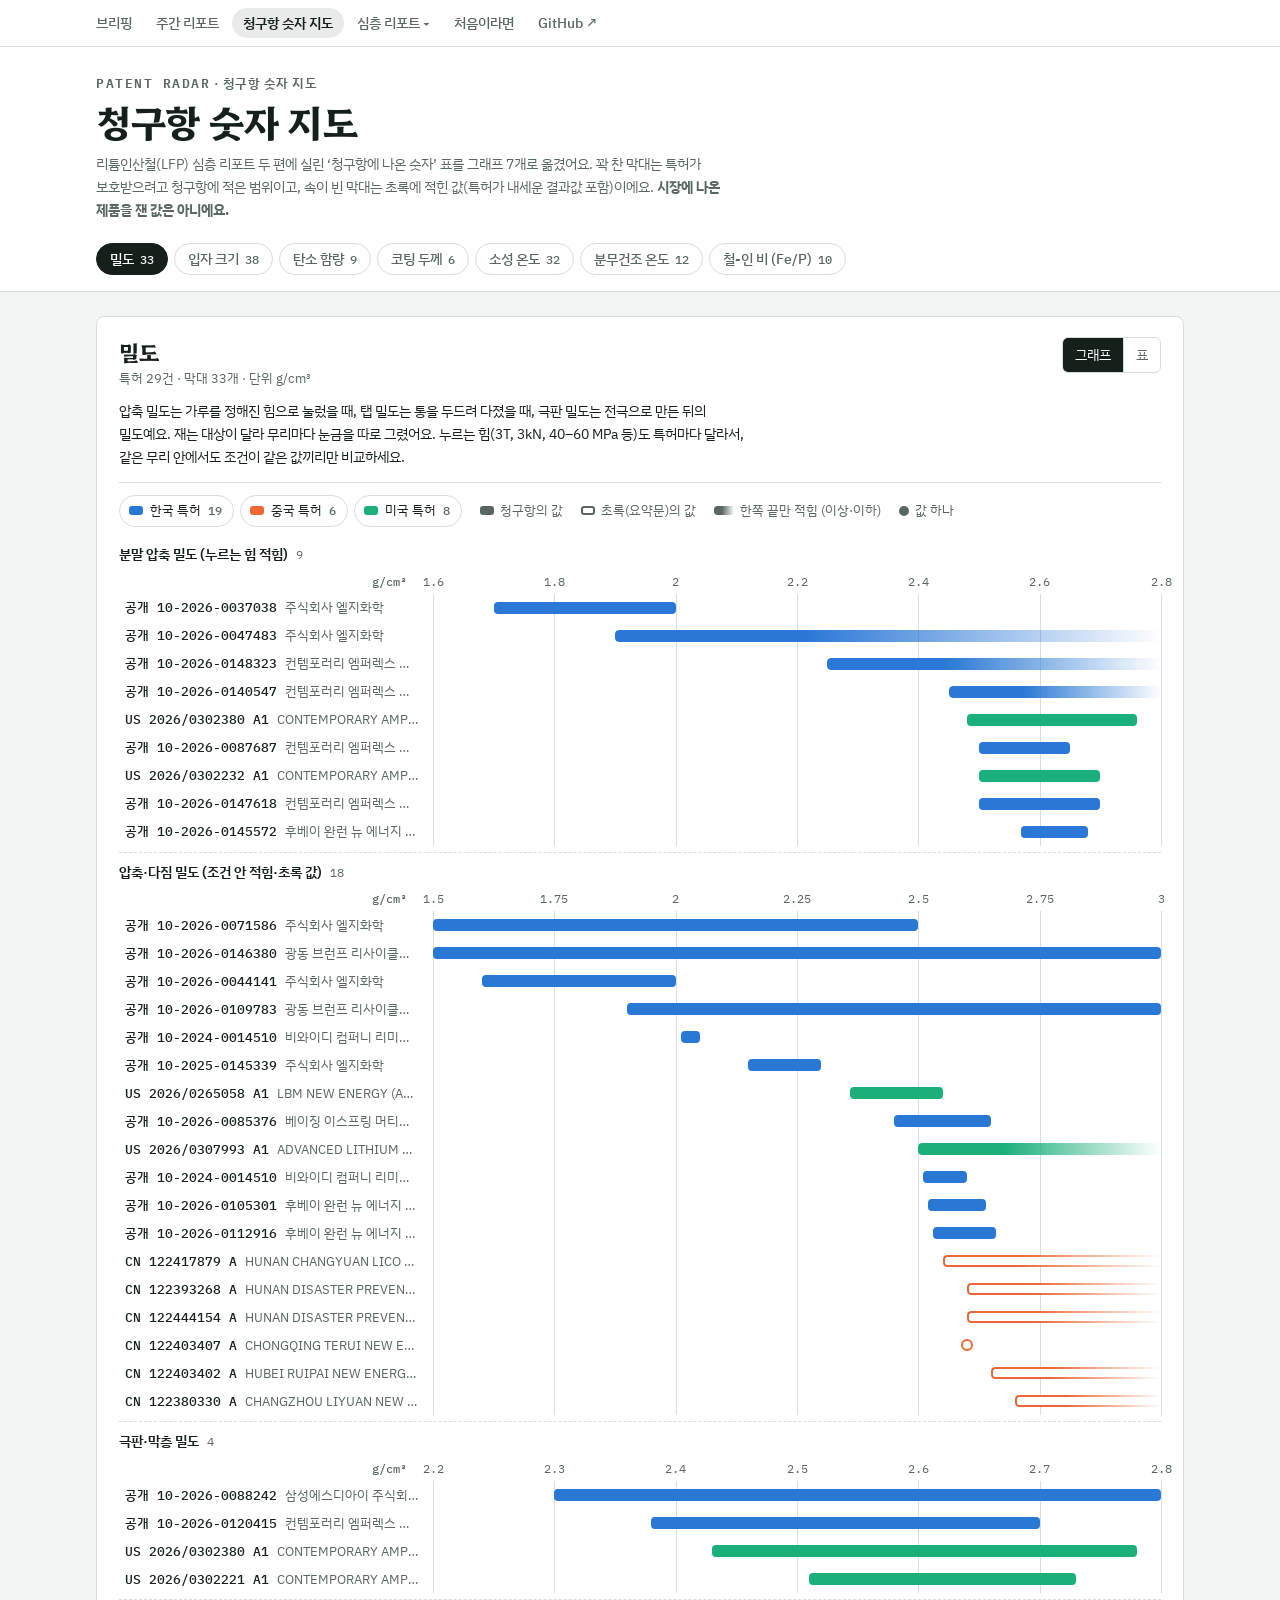
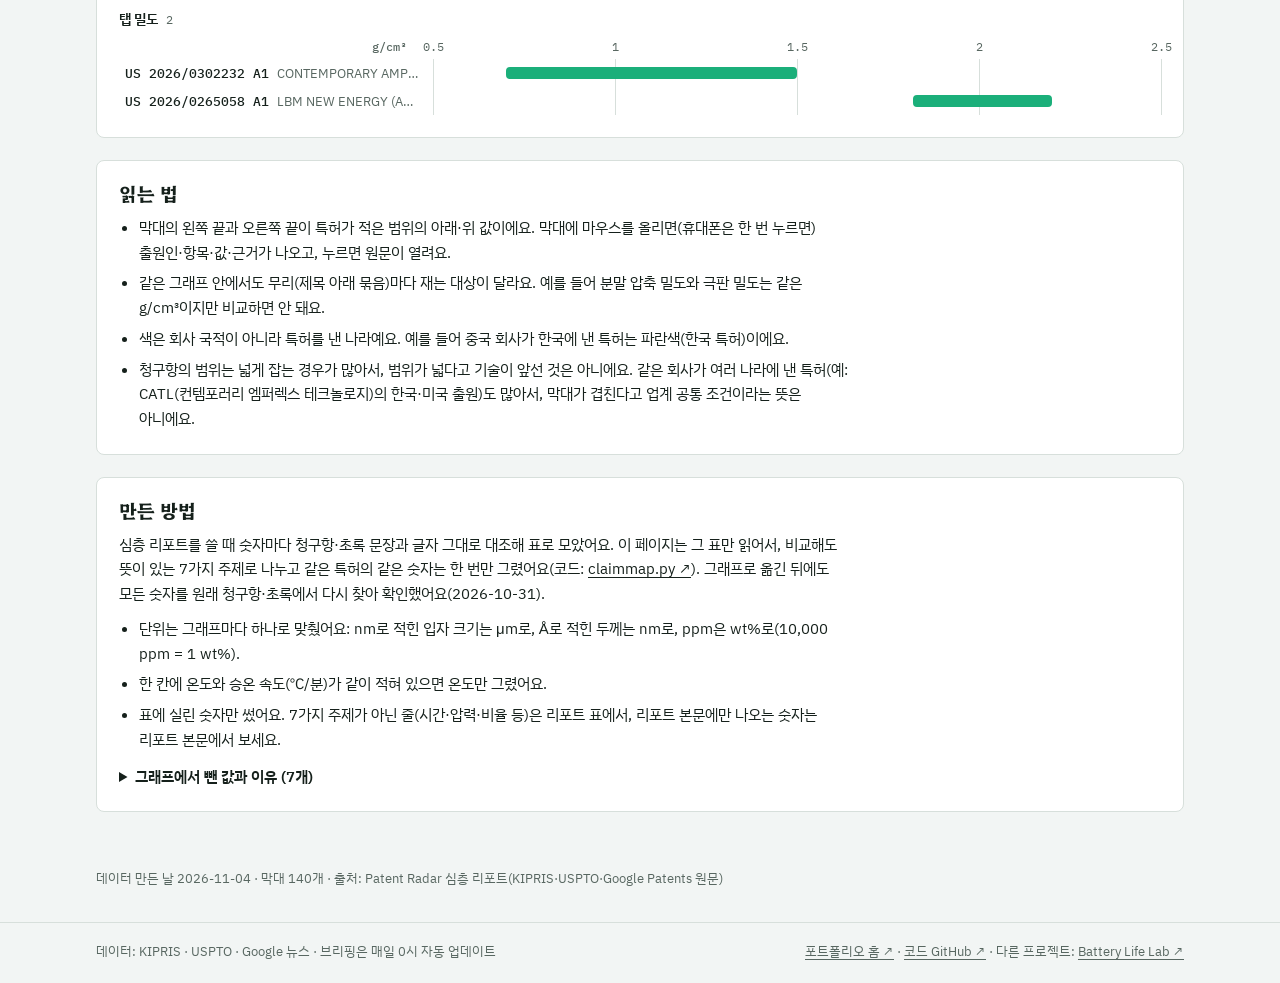
<file: docs/claims.html>
<!doctype html>
<html lang="ko">
<head>
<meta charset="utf-8">
<meta name="viewport" content="width=device-width, initial-scale=1, viewport-fit=cover">
<title>청구항 숫자 지도</title>
<meta name="description" content="리튬인산철(LFP) 특허 청구항에 적힌 압축 밀도·입자 크기·탄소 함량·소성 온도 같은 숫자를 특허마다 범위 막대로 모은 그래프.">
<meta property="og:type" content="article">
<meta property="og:title" content="청구항 숫자 지도 · Patent Radar">
<meta property="og:description" content="리튬인산철(LFP) 특허 청구항에 적힌 압축 밀도·입자 크기·탄소 함량·소성 온도 같은 숫자를 특허마다 범위 막대로 모은 그래프.">
<meta property="og:url" content="https://chojiwon00.github.io/patent-radar/claims.html">
<meta property="og:image" content="https://chojiwon00.github.io/patent-radar/og.png">
<meta name="twitter:card" content="summary_large_image">
<link rel="icon" href="data:image/svg+xml,%3Csvg xmlns='http://www.w3.org/2000/svg' viewBox='0 0 32 32'%3E%3Crect width='32' height='32' rx='6' fill='%2315201b'/%3E%3Ctext x='16' y='22' font-size='16' text-anchor='middle' fill='%23f2f5f4' font-family='monospace'%3EPR%3C/text%3E%3C/svg%3E">
<link rel="preconnect" href="https://fonts.googleapis.com">
<link rel="preconnect" href="https://fonts.gstatic.com" crossorigin>
<link rel="stylesheet" href="https://fonts.googleapis.com/css2?family=Hahmlet:wght@500;700&family=IBM+Plex+Mono:wght@400;500&family=IBM+Plex+Sans+KR:wght@400;500;600&display=swap">
<style>
  /* 청구항 숫자 지도. 위: 제호와 그래프 고르는 칩, 가운데: 범위 막대 그래프(또는 표), 아래: 읽는 법·만든 방법.
     데이터는 data/claims.json (python -m patent_radar patents claimmap 이 만든다). 색과 글꼴은 브리핑 페이지와 같은 토큰. */
  :root {
    --bg: #f2f5f4;
    --surface: #ffffff;
    --ink: #15201b;
    --muted: #586761;
    --line: #d7dfdb;
    --focus: #3949ab;
    /* 나라 색: dataviz 기본 범주색 1–3번(파랑·주황·청록). 밝은·어두운 화면에서 각각 검증함 */
    --kr: #2a78d6;
    --cn: #eb6834;
    --us: #1baf7a;
    --display: "Hahmlet", "Noto Serif KR", "Batang", serif;
    --body: "IBM Plex Sans KR", "Malgun Gothic", "Apple SD Gothic Neo", sans-serif;
    --mono: "IBM Plex Mono", "IBM Plex Sans KR", ui-monospace, "Consolas", monospace;
    --lw: 300px;   /* 특허 이름 칸 너비 */
    --gap: 14px;
  }
  @media (prefers-color-scheme: dark) {
    :root:not([data-theme="light"]) {
      --bg: #101513; --surface: #171e1b; --ink: #e4ebe8; --muted: #93a39c; --line: #2a3531; --focus: #9aa7ff;
      --kr: #3987e5; --cn: #d95926; --us: #199e70; color-scheme: dark;
    }
  }
  :root[data-theme="dark"] {
    --bg: #101513; --surface: #171e1b; --ink: #e4ebe8; --muted: #93a39c; --line: #2a3531; --focus: #9aa7ff;
    --kr: #3987e5; --cn: #d95926; --us: #199e70; color-scheme: dark;
  }

  * { box-sizing: border-box; }
  html, body { margin: 0; }
  body {
    background: var(--bg); color: var(--ink);
    font: 15px/1.65 var(--body);
    -webkit-font-smoothing: antialiased;
    word-break: keep-all; overflow-wrap: break-word;  /* 한글은 띄어쓰기에서만 줄바꿈 */
  }
  [hidden] { display: none !important; }
  a { color: inherit; text-underline-offset: 3px; }
  button { font: inherit; color: inherit; }
  :focus-visible { outline: 2px solid var(--focus); outline-offset: 2px; border-radius: 4px; }
  .wrap {
    max-width: 1120px; margin: 0 auto;
    padding-left: max(16px, env(safe-area-inset-left, 0px));
    padding-right: max(16px, env(safe-area-inset-right, 0px));
  }

  /* 제호 */
  .masthead { background: var(--surface); border-bottom: 1px solid var(--line); }
  .masthead .wrap { padding-block: 28px 0; display: grid; gap: 6px; }
  .eyebrow { margin: 0; font: 600 12.5px/1.4 var(--body); letter-spacing: .04em; color: var(--muted); }
  .eyebrow .en { font-family: var(--mono); letter-spacing: .12em; text-transform: uppercase; }
  h1 { margin: 0; font: 700 clamp(26px, 4.6vw, 38px)/1.2 var(--display); letter-spacing: -.01em; }
  .about { margin: 2px 0 0; font-size: 14px; color: var(--muted); max-width: 78ch; }
  .about a { color: var(--ink); }
  .panels { display: flex; gap: 6px; overflow-x: auto; padding-block: 16px; scrollbar-width: thin; }
  .panels button {
    flex: none; display: inline-flex; align-items: baseline; gap: 6px;
    font: 500 13.5px/1 var(--body); color: var(--muted); background: transparent;
    border: 1px solid var(--line); border-radius: 999px; padding: 8px 13px; cursor: pointer;
  }
  .panels button .n { font: 500 12px/1 var(--mono); font-variant-numeric: tabular-nums; }
  .panels button:hover { color: var(--ink); border-color: var(--muted); }
  .panels button[aria-selected="true"] { color: var(--surface); background: var(--ink); border-color: var(--ink); }

  main.wrap { padding-block: 24px 56px; display: grid; gap: 22px; }
  .card { background: var(--surface); border: 1px solid var(--line); border-radius: 8px; padding: 20px 22px 22px; min-width: 0; }

  /* 그래프 머리 */
  .chart-head { display: flex; flex-wrap: wrap; align-items: start; justify-content: space-between; gap: 10px 20px; }
  h2 { margin: 0; font: 700 22px/1.3 var(--display); }
  .sub { margin: 2px 0 0; font-size: 13px; color: var(--muted); font-variant-numeric: tabular-nums; }
  .note { margin: 10px 0 0; font-size: 14px; max-width: 80ch; }
  .views { display: inline-flex; border: 1px solid var(--line); border-radius: 6px; overflow: hidden; }
  .views button { background: none; border: 0; padding: 6px 12px; font-size: 13.5px; color: var(--muted); cursor: pointer; }
  .views button + button { border-left: 1px solid var(--line); }
  .views button[aria-pressed="true"] { background: var(--ink); color: var(--surface); }

  /* 범례: 나라 버튼은 거르기도 한다 */
  .legend { display: flex; flex-wrap: wrap; align-items: center; gap: 8px 18px; margin-top: 14px; padding-top: 12px; border-top: 1px solid var(--line); font-size: 13px; color: var(--muted); }
  .legend .countries { display: flex; flex-wrap: wrap; gap: 6px; }
  .legend button {
    display: inline-flex; align-items: center; gap: 7px; background: none; cursor: pointer;
    border: 1px solid var(--line); border-radius: 999px; padding: 4px 11px 4px 9px; color: var(--ink); font-size: 13px;
  }
  .legend button .n { font: 500 12px/1 var(--mono); color: var(--muted); }
  .legend button[aria-pressed="false"] { color: var(--muted); border-style: dashed; }
  .legend button[aria-pressed="false"] .sw { background: transparent !important; }
  .sw { width: 14px; height: 9px; border-radius: 3px; border: 2px solid var(--c); background: var(--c); flex: none; }
  .key { display: inline-flex; align-items: center; gap: 6px; }
  .key .sw { --c: var(--muted); }
  .key .sw.hollow { background: var(--surface); }
  .key .sw.fade { border-right-color: transparent; border-radius: 3px 0 0 3px; width: 20px;
    -webkit-mask-image: linear-gradient(to right, #000 40%, transparent); mask-image: linear-gradient(to right, #000 40%, transparent); }
  .key .sw.dot { width: 10px; height: 10px; border-radius: 50%; }

  /* 범위 막대 그래프 */
  .chart { margin-top: 8px; }
  .axis { display: grid; grid-template-columns: var(--lw) 1fr; gap: var(--gap); height: 26px; position: relative; }
  .axis .unit { align-self: end; justify-self: end; font: 500 12px/1 var(--mono); color: var(--muted); padding: 0 12px 6px 0; }
  .axis .ticks { position: relative; grid-column: 2; }
  .axis .ticks span {
    position: absolute; bottom: 6px; transform: translateX(-50%);
    font: 400 12px/1 var(--mono); font-variant-numeric: tabular-nums; color: var(--muted); white-space: nowrap;
  }
  .axis.bottom .ticks span { top: 6px; bottom: auto; }
  .group { position: relative; padding-top: 10px; }
  .group + .group { margin-top: 6px; border-top: 1px dashed var(--line); }
  .group h3 { margin: 0 0 4px; font: 600 13.5px/1.4 var(--body); display: flex; gap: 8px; align-items: baseline; }
  .group h3 .n { font: 400 12px/1 var(--mono); color: var(--muted); }
  .rows { position: relative; }
  .gridlines { position: absolute; top: 0; bottom: 0; left: calc(var(--lw) + var(--gap)); right: 0; pointer-events: none; }
  .gridlines i { position: absolute; top: 0; bottom: 0; width: 1px; background: var(--line); }
  .row {
    display: grid; grid-template-columns: var(--lw) 1fr; gap: var(--gap); align-items: center;
    min-height: 28px; text-decoration: none; border-radius: 4px; position: relative;
  }
  .row:hover, .row.on { background: color-mix(in srgb, var(--ink) 6%, transparent); }
  .label { display: flex; gap: 8px; align-items: baseline; min-width: 0; padding-left: 6px; font-size: 13px; }
  .pn { font: 500 12.5px/1.3 var(--mono); white-space: nowrap; flex: none; }
  .ap { color: var(--muted); white-space: nowrap; overflow: hidden; text-overflow: ellipsis; min-width: 0; }
  .track { position: relative; height: 28px; }
  .mark {
    position: absolute; top: 50%; height: 12px; margin-top: -6px; min-width: 6px;
    border: 2px solid var(--c); background: var(--c); border-radius: 4px;
  }
  .mark.abstract { background: var(--surface); }
  .mark.dot { width: 12px; border-radius: 50%; margin-left: -6px; min-width: 0; }
  /* 한쪽 끝만 적힌 값: 적힌 끝에서 눈금 끝까지 그리고, 열린 쪽으로 갈수록 흐리게 */
  .mark.ge { right: 0; min-width: 24px; border-right-color: transparent; border-radius: 4px 0 0 4px;
    -webkit-mask-image: linear-gradient(to right, #000 35%, transparent); mask-image: linear-gradient(to right, #000 35%, transparent); }
  .mark.le { left: 0; min-width: 0; border-left-color: transparent; border-radius: 0 4px 4px 0;
    -webkit-mask-image: linear-gradient(to left, #000 50%, transparent); mask-image: linear-gradient(to left, #000 50%, transparent); }
  [data-country="KR"] { --c: var(--kr); }
  [data-country="CN"] { --c: var(--cn); }
  [data-country="US"] { --c: var(--us); }
  .empty { margin: 18px 0 4px; color: var(--muted); font-size: 14px; }

  /* 표 보기 */
  .table-wrap { margin-top: 14px; overflow-x: auto; }
  table { border-collapse: collapse; width: 100%; font-size: 13.5px; }
  th, td { text-align: left; padding: 7px 10px; border-bottom: 1px solid var(--line); vertical-align: top; }
  th { font-weight: 600; color: var(--muted); font-size: 12.5px; white-space: nowrap; }
  td.num, td.pn-cell { font-family: var(--mono); font-size: 12.5px; white-space: nowrap; }
  td .sw { display: inline-block; vertical-align: middle; margin-right: 6px; }
  tr.group-row td { background: color-mix(in srgb, var(--ink) 4%, transparent); font-weight: 600; }

  /* 말풍선 */
  #tip {
    position: fixed; z-index: 10; max-width: min(360px, calc(100vw - 24px)); pointer-events: none;
    background: var(--surface); color: var(--ink); border: 1px solid var(--line); border-radius: 8px;
    box-shadow: 0 6px 24px rgb(0 0 0 / .14); padding: 10px 12px; font-size: 13px; line-height: 1.5;
  }
  #tip.pinned { pointer-events: auto; }
  #tip .t-head { display: flex; gap: 8px; align-items: center; font: 600 13px/1.4 var(--mono); }
  #tip .t-ap { color: var(--muted); margin-bottom: 6px; }
  #tip dl { margin: 0; display: grid; grid-template-columns: auto 1fr; gap: 2px 10px; }
  #tip dt { color: var(--muted); }
  #tip dd { margin: 0; }
  #tip .t-val { font-family: var(--mono); font-weight: 500; }
  #tip .t-go { margin: 6px 0 0; color: var(--muted); font-size: 12.5px; }

  /* 읽는 법·만든 방법 */
  .how h2, .method h2 { font-size: 19px; }
  .how ul, .method ul { margin: 10px 0 0; padding-left: 20px; display: grid; gap: 6px; max-width: 82ch; }
  .method p { margin: 10px 0 0; max-width: 82ch; }
  details { margin-top: 12px; }
  summary { cursor: pointer; font-weight: 600; }
  .left-out { margin-top: 8px; }
  .left-out td { font-size: 13px; }
  .made { padding-bottom: 32px; font-size: 13px; color: var(--muted); }

  /* 공통 메뉴·바닥글: artifact/briefing.html·docs/claims.html·docs/guide.html에 똑같이 들어 있다(세 곳을 함께 고친다).
     넓은 화면에서는 한 줄, 좁으면 칩처럼 두 줄로 접힌다. */
  .sitenav { position: relative; z-index: 20; background: var(--surface); border-bottom: 1px solid var(--line); }
  .sitenav-in, .sitefoot-in {
    max-width: var(--site-w, 1120px); margin: 0 auto;
    padding-left: max(16px, env(safe-area-inset-left, 0px));
    padding-right: max(16px, env(safe-area-inset-right, 0px));
  }
  .sitenav-list { list-style: none; margin: 0 0 0 -11px; padding: 8px 0; display: flex; flex-wrap: wrap; gap: 2px; }
  .sitenav-list > li { position: relative; }
  .sitenav a, .sitenav summary {
    display: block; padding: 6px 11px; border-radius: 999px; white-space: nowrap; cursor: pointer;
    font: 500 13.5px/1.3 var(--body); color: var(--muted); text-decoration: none;
  }
  .sitenav details { margin: 0; }
  .sitenav summary { list-style: none; }
  .sitenav summary::-webkit-details-marker { display: none; }
  .sitenav a:hover, .sitenav summary:hover, .sitenav details[open] > summary { color: var(--ink); background: color-mix(in srgb, var(--ink) 6%, transparent); }
  .sitenav a[aria-current="page"] { color: var(--ink); font-weight: 600; background: color-mix(in srgb, var(--ink) 9%, transparent); }
  .sitenav-menu {
    position: absolute; top: calc(100% + 4px); left: 0; z-index: 1; width: max-content; max-width: calc(100vw - 32px);
    list-style: none; margin: 0; padding: 6px; display: grid; gap: 2px;
    background: var(--surface); border: 1px solid var(--line); border-radius: 8px; box-shadow: 0 6px 24px rgb(0 0 0 / .14);
  }
  .sitenav-menu a { border-radius: 6px; padding: 8px 10px; color: var(--ink); white-space: normal; }
  .sitefoot { border-top: 1px solid var(--line); font-size: 12.5px; color: var(--muted); }
  .sitefoot-in { display: flex; flex-wrap: wrap; justify-content: space-between; gap: 4px 20px; padding-block: 18px max(22px, env(safe-area-inset-bottom, 0px)); }
  .sitefoot p { margin: 0; }
  .sitefoot a { color: inherit; text-underline-offset: 3px; }
  .sitefoot a:hover { color: var(--ink); }
  /* 공통 메뉴·바닥글 끝 */

  @media (max-width: 720px) {
    :root { --lw: 0px; --gap: 0px; }
    .card { padding: 16px 14px 18px; }
    .axis { grid-template-columns: 0 1fr; }
    .axis .unit { position: absolute; right: 0; top: -14px; padding: 0; }
    .row { grid-template-columns: 1fr; gap: 0; padding-top: 4px; }
    .label { padding-left: 2px; }
    .track { height: 22px; }
  }
</style>
</head>
<body>
<!-- 공통 메뉴: artifact/briefing.html(사이트 첫 화면)·docs/claims.html·docs/guide.html에 똑같이 들어 있다. 고칠 때는 세 곳을 함께 고친다.
     사이트 주소를 전체 주소로 적어서 claude.ai 비공개 페이지 안에서도 링크가 맞게 열린다. -->
<nav class="sitenav" aria-label="사이트 메뉴">
  <div class="sitenav-in">
    <ul class="sitenav-list">
      <li><a href="https://chojiwon00.github.io/patent-radar/" data-mode="daily">브리핑</a></li>
      <li><a href="https://chojiwon00.github.io/patent-radar/#weekly" data-mode="weekly">주간 리포트</a></li>
      <li><a href="https://chojiwon00.github.io/patent-radar/claims.html" aria-current="page">청구항 숫자 지도</a></li>
      <li>
        <details>
          <summary>심층 리포트 <span aria-hidden="true">▾</span></summary>
          <ul class="sitenav-menu">
            <li><a href="https://github.com/ChoJiwon00/patent-radar/blob/main/reports/deep/high-density-lfp-2026-10.md" target="_blank" rel="noopener noreferrer">고밀도 리튬인산철(LFP) 양극재 ↗</a></li>
            <li><a href="https://github.com/ChoJiwon00/patent-radar/blob/main/reports/deep/lfp-process-2026-10.md" target="_blank" rel="noopener noreferrer">리튬인산철(LFP) 양산 공정 ↗</a></li>
          </ul>
        </details>
      </li>
      <li><a href="https://chojiwon00.github.io/patent-radar/guide.html">처음이라면</a></li>
      <li><a href="https://github.com/ChoJiwon00/patent-radar" target="_blank" rel="noopener noreferrer">GitHub ↗</a></li>
    </ul>
  </div>
</nav>

<header class="masthead">
  <div class="wrap">
    <p class="eyebrow"><span class="en">Patent Radar</span> · 청구항 숫자 지도</p>
    <h1>청구항 숫자 지도</h1>
    <p class="about">리튬인산철(LFP) 심층 리포트 두 편에 실린 ‘청구항에 나온 숫자’ 표를 그래프 7개로 옮겼어요.
      꽉 찬 막대는 특허가 보호받으려고 청구항에 적은 범위이고, 속이 빈 막대는 초록에 적힌 값(특허가 내세운 결과값 포함)이에요.
      <strong>시장에 나온 제품을 잰 값은 아니에요.</strong></p>
    <nav class="panels" id="panels" role="tablist" aria-label="그래프 고르기"></nav>
  </div>
</header>

<main class="wrap">
  <section class="card" id="panel-card" role="tabpanel" aria-labelledby="panel-title">
    <div class="chart-head">
      <div>
        <h2 id="panel-title">불러오는 중…</h2>
        <p class="sub" id="panel-sub"></p>
      </div>
      <div class="views" role="group" aria-label="보기 방식">
        <button type="button" data-view="chart" aria-pressed="true">그래프</button>
        <button type="button" data-view="table" aria-pressed="false">표</button>
      </div>
    </div>
    <p class="note" id="panel-note"></p>
    <div class="legend">
      <div class="countries" id="countries" role="group" aria-label="나라 거르기 (누르면 숨기기·보이기)"></div>
      <span class="key"><span class="sw"></span>청구항의 값</span>
      <span class="key"><span class="sw hollow"></span>초록(요약문)의 값</span>
      <span class="key"><span class="sw fade"></span>한쪽 끝만 적힘 (이상·이하)</span>
      <span class="key"><span class="sw dot"></span>값 하나</span>
    </div>
    <div class="chart" id="chart"></div>
    <div class="table-wrap" id="table" hidden></div>
  </section>

  <section class="card how">
    <h2>읽는 법</h2>
    <ul>
      <li>막대의 왼쪽 끝과 오른쪽 끝이 특허가 적은 범위의 아래·위 값이에요. 막대에 마우스를 올리면(휴대폰은 한 번 누르면) 출원인·항목·값·근거가 나오고, 누르면 원문이 열려요.</li>
      <li>같은 그래프 안에서도 무리(제목 아래 묶음)마다 재는 대상이 달라요. 예를 들어 분말 압축 밀도와 극판 밀도는 같은 g/cm³이지만 비교하면 안 돼요.</li>
      <li>색은 회사 국적이 아니라 특허를 낸 나라예요. 예를 들어 중국 회사가 한국에 낸 특허는 파란색(한국 특허)이에요.</li>
      <li>청구항의 범위는 넓게 잡는 경우가 많아서, 범위가 넓다고 기술이 앞선 것은 아니에요. 같은 회사가 여러 나라에 낸 특허(예: CATL(컨템포러리 엠퍼렉스 테크놀로지)의 한국·미국 출원)도 많아서, 막대가 겹친다고 업계 공통 조건이라는 뜻은 아니에요.</li>
    </ul>
  </section>

  <section class="card method">
    <h2>만든 방법</h2>
    <p>심층 리포트를 쓸 때 숫자마다 청구항·초록 문장과 글자 그대로 대조해 표로 모았어요. 이 페이지는 그 표만 읽어서,
      비교해도 뜻이 있는 7가지 주제로 나누고 같은 특허의 같은 숫자는 한 번만 그렸어요(코드:
      <a href="https://github.com/ChoJiwon00/patent-radar/blob/main/patent_radar/claimmap.py" target="_blank" rel="noopener noreferrer">claimmap.py ↗</a>).
      그래프로 옮긴 뒤에도 모든 숫자를 원래 청구항·초록에서 다시 찾아 확인했어요(2026-10-31).</p>
    <ul>
      <li>단위는 그래프마다 하나로 맞췄어요: nm로 적힌 입자 크기는 μm로, Å로 적힌 두께는 nm로, ppm은 wt%로(10,000 ppm = 1 wt%).</li>
      <li>한 칸에 온도와 승온 속도(℃/분)가 같이 적혀 있으면 온도만 그렸어요.</li>
      <li>표에 실린 숫자만 썼어요. 7가지 주제가 아닌 줄(시간·압력·비율 등)은 리포트 표에서, 리포트 본문에만 나오는 숫자는 리포트 본문에서 보세요.</li>
    </ul>
    <details>
      <summary>그래프에서 뺀 값과 이유 (<span id="left-count">0</span>개)</summary>
      <div class="table-wrap left-out" id="left-out"></div>
    </details>
  </section>
</main>
<p class="wrap made" id="made"></p>

<footer class="sitefoot">
  <div class="sitefoot-in">
    <p>데이터: KIPRIS · USPTO · Google 뉴스 · 브리핑은 매일 0시 자동 업데이트</p>
    <p><a href="https://chojiwon00.github.io/" target="_blank" rel="noopener noreferrer">포트폴리오 홈 ↗</a> · <a href="https://github.com/ChoJiwon00/patent-radar" target="_blank" rel="noopener noreferrer">코드 GitHub ↗</a> · 다른 프로젝트: <a href="https://github.com/ChoJiwon00/battery-life-lab" target="_blank" rel="noopener noreferrer">Battery Life Lab ↗</a></p>
  </div>
</footer>

<div id="tip" role="tooltip" hidden></div>

<script>
(() => {
  const COUNTRY = { KR: "한국 특허", CN: "중국 특허", US: "미국 특허" };   // 특허를 낸 나라. 범주색 순서(파랑·주황·청록)와 같은 순서
  const $ = (s) => document.querySelector(s);
  const esc = (s) => String(s ?? "").replace(/[&<>"']/g, (c) => ({ "&": "&amp;", "<": "&lt;", ">": "&gt;", '"': "&quot;", "'": "&#39;" }[c]));
  const state = { data: null, panel: null, view: "chart", hidden: new Set() };

  // ---------------------------------------------------------------- 눈금
  function niceStep(span, count) {
    const raw = span / count, p = Math.pow(10, Math.floor(Math.log10(raw)));
    for (const k of [1, 2, 2.5, 5, 10]) if (raw <= k * p) return k * p;
    return 10 * p;
  }
  function fmt(v) { return (+v.toPrecision(6)).toString(); }

  function makeScale(panel) {
    const vals = [], open = [];
    for (const g of panel.groups) for (const r of g.rows) {
      if (r.low != null) vals.push(r.low);
      if (r.high != null) vals.push(r.high);
      if (r.open) open.push(r);
    }
    let lo = Math.min(...vals), hi = Math.max(...vals);
    if (panel.scale === "log") {
      const a = Math.floor(Math.log10(lo)), b = Math.ceil(Math.log10(hi));
      const ticks = []; for (let e = a; e <= b; e++) ticks.push(Math.pow(10, e));
      return { ticks, pos: (v) => (Math.log10(v) - a) / (b - a) * 100 };
    }
    const step = niceStep(hi - lo || 1, 6);
    lo = Math.floor(lo / step) * step; hi = Math.ceil(hi / step) * step;
    // 한쪽만 적힌 값이 눈금 끝에 붙으면 화살표가 안 보이니 한 칸 넓힌다
    if (open.some((r) => r.open === "ge" && r.low > hi - step * 0.6)) hi += step;
    if (open.some((r) => r.open === "le" && r.high < lo + step * 0.6) && lo - step >= 0) lo -= step;
    const ticks = []; for (let v = lo; v <= hi + step / 1000; v += step) ticks.push(+v.toFixed(6));
    return { ticks, pos: (v) => (v - lo) / (hi - lo) * 100 };
  }

  // ---------------------------------------------------------------- 그리기
  function valueText(r, unit) {
    return `${r.value}${/[a-zA-Zμ℃%³]/.test(r.value) ? "" : " " + unit}`;
  }
  function srcKind(r) { return r.source.startsWith("청구항") ? "claim" : "abstract"; }

  function markHTML(r, scale) {
    const cls = ["mark", srcKind(r) === "abstract" ? "abstract" : ""];
    let style;
    if (r.open === "ge") { cls.push("ge"); style = `left:${scale.pos(r.low)}%`; }
    else if (r.open === "le") { cls.push("le"); style = `width:${scale.pos(r.high)}%`; }
    else if (r.low === r.high) { cls.push("dot"); style = `left:${scale.pos(r.low)}%`; }
    else { const a = scale.pos(r.low), b = scale.pos(r.high); style = `left:${a}%;width:${b - a}%`; }
    return `<span class="${cls.join(" ")}" style="${style}"></span>`;
  }

  function axisHTML(scale, unit, where) {
    const ticks = scale.ticks.map((t) => `<span style="left:${scale.pos(t)}%">${fmt(t)}</span>`).join("");
    return `<div class="axis ${where}"><span class="unit">${where === "top" ? esc(unit) : ""}</span><div class="ticks">${ticks}</div></div>`;
  }

  function visible(r) { return !state.hidden.has(r.country); }
  function emptyMsg() {
    const text = state.hidden.size === Object.keys(COUNTRY).length ? "나라를 하나 이상 골라 주세요." : "고른 나라의 특허는 이 그래프에 없어요.";
    return `<p class="empty">${text}</p>`;
  }

  function renderChart(panel) {
    // axis "group": 무리마다 재는 대상이 달라(예: 분말 밀도와 극판 밀도) 눈금을 따로 그린다
    const perGroup = panel.axis === "group";
    const shared = perGroup ? null : makeScale(panel);
    let html = perGroup ? "" : axisHTML(shared, panel.unit, "top"), shown = 0;
    panel.groups.forEach((g, gi) => {
      const rows = g.rows.map((r, ri) => [r, ri]).filter(([r]) => visible(r));
      if (!rows.length) return;
      shown += rows.length;
      const scale = shared || makeScale({ ...panel, groups: [g] });
      const lines = scale.ticks.map((t) => `<i style="left:${scale.pos(t)}%"></i>`).join("");
      html += `<div class="group"><h3>${esc(g.label)} <span class="n">${rows.length}</span></h3>`
        + (perGroup ? axisHTML(scale, panel.unit, "top") : "")
        + `<div class="rows"><div class="gridlines" aria-hidden="true">${lines}</div>`;
      for (const [r, ri] of rows) {
        const label = `${r.patent}, ${r.applicant || ""}, ${r.item} ${valueText(r, panel.unit)}, 근거 ${r.source}. 원문 열기`;
        html += `<a class="row" href="${esc(r.link)}" target="_blank" rel="noopener noreferrer" data-country="${r.country}" data-g="${gi}" data-r="${ri}" aria-label="${esc(label)}">`
          + `<span class="label"><span class="pn">${esc(r.patent)}</span><span class="ap">${esc(r.applicant || "")}</span></span>`
          + `<span class="track">${markHTML(r, scale)}</span></a>`;
      }
      html += `</div></div>`;
    });
    if (!perGroup) html += axisHTML(shared, panel.unit, "bottom");
    $("#chart").innerHTML = shown ? html : emptyMsg();
  }

  function renderTable(panel) {
    let html = `<table><caption class="sub" style="text-align:left;caption-side:top;padding-bottom:6px">${esc(panel.title)} (${esc(panel.unit)}) · 막대마다 한 줄</caption>`
      + `<thead><tr><th>특허 번호</th><th>출원인</th><th>특허 낸 나라</th><th>항목</th><th>값</th><th>근거</th><th>공개일</th></tr></thead><tbody>`;
    let shown = 0;
    for (const g of panel.groups) {
      const rows = g.rows.filter(visible);
      if (!rows.length) continue;
      shown += rows.length;
      html += `<tr class="group-row"><td colspan="7">${esc(g.label)} (${rows.length})</td></tr>`;
      for (const r of rows) {
        html += `<tr data-country="${r.country}"><td class="pn-cell"><a href="${esc(r.link)}" target="_blank" rel="noopener noreferrer">${esc(r.patent)}</a></td>`
          + `<td>${esc(r.applicant || "")}</td><td><span class="sw"></span>${COUNTRY[r.country] || ""}</td>`
          + `<td>${esc(r.item)}${r.stage ? ` <span class="sub">(${esc(r.stage)})</span>` : ""}</td>`
          + `<td class="num">${esc(valueText(r, panel.unit))}</td><td>${esc(r.source)}</td><td class="num">${esc(r.published || "")}</td></tr>`;
      }
    }
    $("#table").innerHTML = shown ? html + "</tbody></table>" : emptyMsg();
  }

  function renderCountries(panel) {
    const counts = {};
    for (const g of panel.groups) for (const r of g.rows) counts[r.country] = (counts[r.country] || 0) + 1;
    $("#countries").innerHTML = Object.keys(COUNTRY).map((c) =>
      `<button type="button" data-country="${c}" data-c="${c}" aria-pressed="${!state.hidden.has(c)}">`
      + `<span class="sw"></span>${COUNTRY[c]} <span class="n">${counts[c] || 0}</span></button>`).join("");
  }

  function render() {
    const panel = state.data.panels.find((p) => p.id === state.panel);
    document.querySelectorAll("#panels button").forEach((b) => {
      b.setAttribute("aria-selected", b.dataset.id === panel.id);
      b.tabIndex = b.dataset.id === panel.id ? 0 : -1;
    });
    $("#panel-title").textContent = panel.title;
    const pats = new Set(panel.groups.flatMap((g) => g.rows.map((r) => r.patent)));
    $("#panel-sub").textContent = `특허 ${pats.size}건 · 막대 ${panel.count}개 · 단위 ${panel.unit}${panel.scale === "log" ? " · 눈금 10배 간격" : ""}`;
    $("#panel-note").textContent = panel.note;
    renderCountries(panel);
    $("#chart").hidden = state.view !== "chart";
    $("#table").hidden = state.view !== "table";
    if (state.view === "chart") renderChart(panel); else renderTable(panel);
    hideTip();
  }

  // ---------------------------------------------------------------- 말풍선
  const tip = $("#tip");
  let tipRow = null;
  function rowData(el) {
    const panel = state.data.panels.find((p) => p.id === state.panel);
    return [panel.groups[+el.dataset.g].rows[+el.dataset.r], panel];
  }
  function fillTip(el, pinned) {
    const [r, panel] = rowData(el);
    tip.innerHTML = `<div class="t-head" data-country="${r.country}"><span class="sw"></span>${esc(r.patent)}</div>`
      + `<div class="t-ap">${esc(r.applicant || "")} · ${COUNTRY[r.country] || ""}${r.published ? ` · 공개 ${esc(r.published)}` : ""}</div>`
      + `<dl><dt>항목</dt><dd>${esc(r.item)}</dd>`
      + (r.stage ? `<dt>공정 단계</dt><dd>${esc(r.stage)}</dd>` : "")
      + `<dt>값</dt><dd class="t-val">${esc(valueText(r, panel.unit))}</dd>`
      + `<dt>근거</dt><dd>${esc(r.source)}</dd></dl>`
      + (pinned ? `<p class="t-go"><a href="${esc(r.link)}" target="_blank" rel="noopener noreferrer">원문 열기 ↗</a></p>`
                : `<p class="t-go">누르면 원문이 열려요</p>`);
    tip.classList.toggle("pinned", !!pinned);
    tip.hidden = false;
    if (tipRow) tipRow.classList.remove("on");
    tipRow = el; el.classList.add("on");
  }
  function placeTip(x, y) {
    const w = tip.offsetWidth, h = tip.offsetHeight, m = 12;
    let left = x + 16, top = y + 16;
    if (left + w > innerWidth - m) left = Math.max(m, x - w - 16);
    if (top + h > innerHeight - m) top = Math.max(m, y - h - 16);
    tip.style.left = left + "px"; tip.style.top = top + "px";
  }
  function hideTip() {
    tip.hidden = true;
    if (tipRow) tipRow.classList.remove("on");
    tipRow = null;
  }

  const chart = $("#chart");
  let touch = false;
  chart.addEventListener("pointerdown", (e) => { touch = e.pointerType !== "mouse"; });
  chart.addEventListener("pointermove", (e) => {
    if (e.pointerType !== "mouse") return;
    const el = e.target.closest(".row");
    if (!el) { if (!tip.classList.contains("pinned")) hideTip(); return; }
    if (el !== tipRow) fillTip(el, false);
    placeTip(e.clientX, e.clientY);
  });
  chart.addEventListener("pointerleave", (e) => { if (e.pointerType === "mouse" && !tip.classList.contains("pinned")) hideTip(); });
  chart.addEventListener("click", (e) => {
    const el = e.target.closest(".row");
    if (!el || !touch) return;
    // 휴대폰: 처음 누르면 말풍선(원문 링크 포함), 같은 막대를 한 번 더 누르면 원문
    if (tipRow === el && tip.classList.contains("pinned")) return;
    e.preventDefault();
    fillTip(el, true);
    const box = el.querySelector(".mark").getBoundingClientRect();
    placeTip(Math.min(box.left + 8, innerWidth - 24), box.bottom - 8);
  });
  chart.addEventListener("focusin", (e) => {
    const el = e.target.closest(".row");
    if (!el || !el.matches(":focus-visible")) return;  // 마우스로 누르고 돌아왔을 때는 띄우지 않음
    fillTip(el, false);
    const box = el.querySelector(".mark").getBoundingClientRect();
    placeTip(box.left, box.bottom);
  });
  chart.addEventListener("focusout", () => { if (!tip.classList.contains("pinned")) hideTip(); });
  document.addEventListener("pointerdown", (e) => {
    if (tip.classList.contains("pinned") && !tip.contains(e.target) && !e.target.closest(".row")) hideTip();
  });
  document.addEventListener("keydown", (e) => { if (e.key === "Escape") hideTip(); });
  addEventListener("scroll", () => {
    if (tip.classList.contains("pinned")) return;
    if (tipRow && tipRow === document.activeElement && tipRow.matches(":focus-visible")) {
      const box = tipRow.querySelector(".mark").getBoundingClientRect();
      placeTip(box.left, box.bottom);
    } else hideTip();
  }, { passive: true });

  // ---------------------------------------------------------------- 고르기
  $("#panels").addEventListener("click", (e) => {
    const b = e.target.closest("button");
    if (!b) return;
    state.panel = b.dataset.id;
    history.replaceState(null, "", "#" + state.panel);
    render();
  });
  $("#panels").addEventListener("keydown", (e) => {
    if (!["ArrowRight", "ArrowLeft"].includes(e.key)) return;
    const ids = state.data.panels.map((p) => p.id);
    const i = (ids.indexOf(state.panel) + (e.key === "ArrowRight" ? 1 : ids.length - 1)) % ids.length;
    state.panel = ids[i];
    history.replaceState(null, "", "#" + state.panel);
    render();
    document.querySelector(`#panels button[data-id="${state.panel}"]`).focus();
  });
  $("#countries").addEventListener("click", (e) => {
    const b = e.target.closest("button");
    if (!b) return;
    const c = b.dataset.c;
    state.hidden.has(c) ? state.hidden.delete(c) : state.hidden.add(c);
    render();
    document.querySelector(`#countries button[data-c="${c}"]`).focus();
  });
  document.querySelectorAll(".views button").forEach((b) => b.addEventListener("click", () => {
    state.view = b.dataset.view;
    document.querySelectorAll(".views button").forEach((x) => x.setAttribute("aria-pressed", x === b));
    render();
  }));

  // ---------------------------------------------------------------- 불러오기
  fetch("data/claims.json").then((r) => { if (!r.ok) throw new Error(r.status); return r.json(); }).then((data) => {
    state.data = data;
    const want = location.hash.slice(1);
    state.panel = data.panels.some((p) => p.id === want) ? want : data.panels[0].id;
    $("#panels").innerHTML = data.panels.map((p) =>
      `<button type="button" role="tab" id="tab-${p.id}" data-id="${p.id}" aria-controls="panel-card" aria-selected="false" tabindex="-1">${esc(p.title)} <span class="n">${p.count}</span></button>`).join("");
    $("#left-count").textContent = data.left_out.length;
    $("#left-out").innerHTML = `<table><thead><tr><th>특허</th><th>항목</th><th>값</th><th>뺀 이유</th></tr></thead><tbody>`
      + data.left_out.map((l) => `<tr><td class="pn-cell">${esc(l.patent)}</td><td>${esc(l.item)}</td><td class="num">${esc(l.value)}</td><td>${esc(l.reason)}</td></tr>`).join("")
      + `</tbody></table>`;
    $("#made").textContent = `데이터 만든 날 ${data.made} · 막대 ${data.panels.reduce((n, p) => n + p.count, 0)}개 · 출처: Patent Radar 심층 리포트(KIPRIS·USPTO·Google Patents 원문)`;
    render();
    addEventListener("hashchange", () => {
      const id = location.hash.slice(1);
      if (id !== state.panel && data.panels.some((p) => p.id === id)) { state.panel = id; render(); }
    });
  }).catch((err) => {
    $("#panel-title").textContent = "데이터를 불러오지 못했어요";
    $("#panel-sub").textContent = `data/claims.json (${err.message})`;
  });
})();
</script>
<script>
  // 공통 메뉴: '심층 리포트' 펼침은 바깥을 누르거나 Esc를 누르면 닫고, 화면 오른쪽 끝을 넘으면 왼쪽으로 민다.
  (() => {
    const more = document.querySelector(".sitenav details");
    const menu = more.querySelector(".sitenav-menu");
    more.addEventListener("toggle", () => {
      menu.style.left = "";
      if (!more.open) return;
      const over = menu.getBoundingClientRect().right - (document.documentElement.clientWidth - 12);
      if (over > 0) menu.style.left = `${-over}px`;
    });
    more.addEventListener("focusout", (e) => {
      if (more.open && e.relatedTarget && !more.contains(e.relatedTarget)) more.open = false;
    });
    document.addEventListener("click", (e) => {
      if (more.open && !more.contains(e.target)) more.open = false;
    });
    document.addEventListener("keydown", (e) => {
      if (e.key !== "Escape" || !more.open) return;
      more.open = false;
      more.querySelector("summary").focus();
    });
  })();
</script>
</body>
</html>
</file>
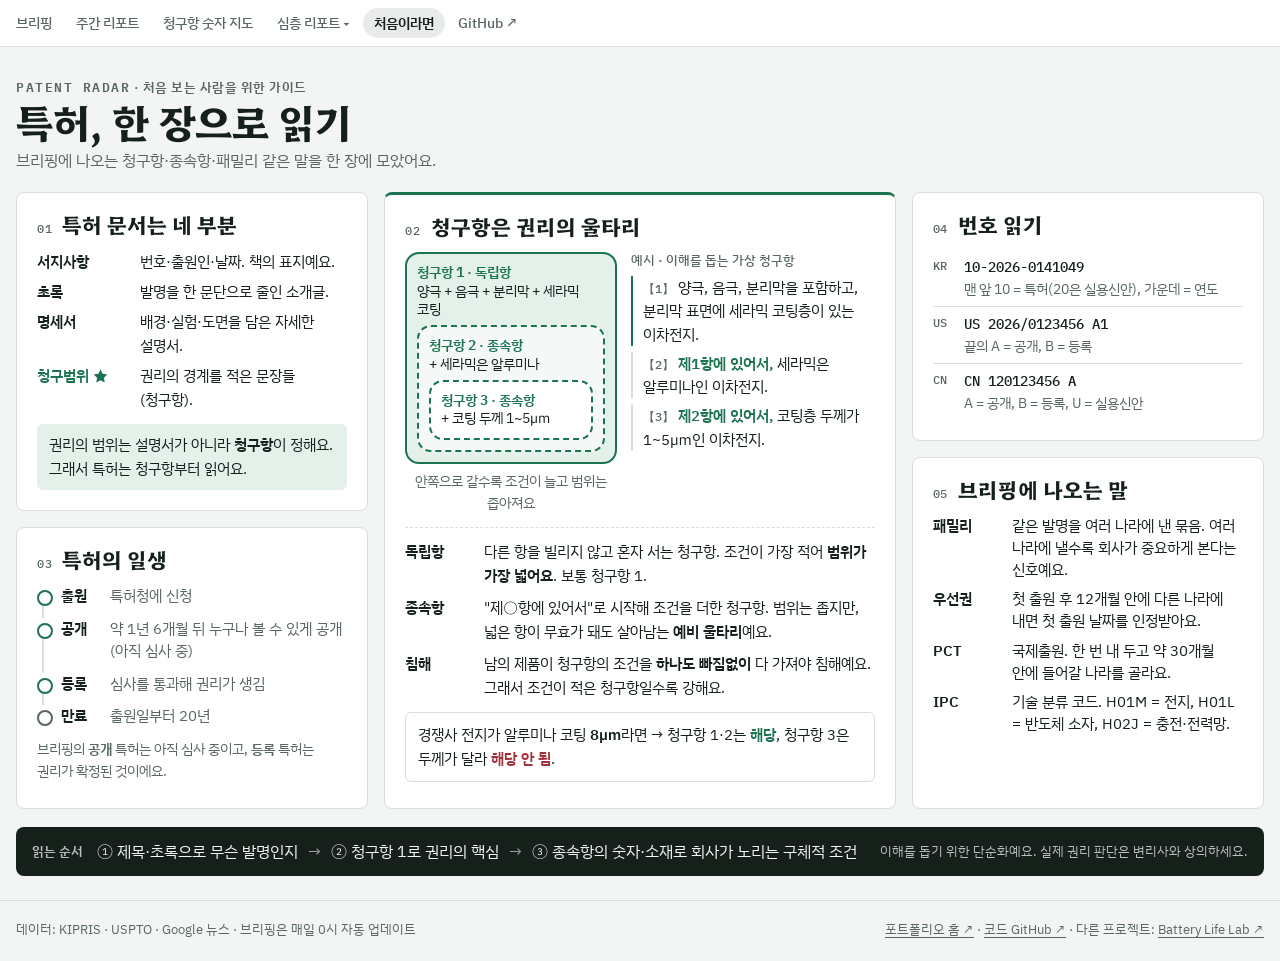
<file: docs/guide.html>
<!doctype html>
<html lang="ko">
<head>
<meta charset="utf-8">
<meta name="viewport" content="width=device-width, initial-scale=1, viewport-fit=cover">
<title>특허 한 장 가이드</title>
<meta name="description" content="특허를 처음 보는 사람을 위한 한 장짜리 가이드: 문서 구성, 독립항·종속항, 특허의 일생, 번호와 용어 읽는 법.">
<meta property="og:type" content="article">
<meta property="og:title" content="특허 한 장 가이드 · Patent Radar">
<meta property="og:description" content="특허를 처음 보는 사람을 위한 한 장짜리 가이드: 문서 구성, 독립항·종속항, 특허의 일생, 번호와 용어 읽는 법.">
<meta property="og:url" content="https://chojiwon00.github.io/patent-radar/guide.html">
<meta property="og:image" content="https://chojiwon00.github.io/patent-radar/guide.png">
<meta name="twitter:card" content="summary_large_image">
<link rel="preconnect" href="https://fonts.googleapis.com">
<link rel="preconnect" href="https://fonts.gstatic.com" crossorigin>
<link rel="stylesheet" href="https://fonts.googleapis.com/css2?family=Hahmlet:wght@500;700&family=IBM+Plex+Mono:wght@400;500&family=IBM+Plex+Sans+KR:wght@400;500;600&display=swap">
<style>
  /* 한 장(16:9) 가이드. 넓은 화면에서는 3단(문서·일생 | 청구항 | 번호·용어), 좁으면 1단.
     색과 글꼴은 브리핑 페이지(index.html)와 같은 토큰을 쓴다. */
  :root {
    --bg: #f2f5f4;
    --surface: #ffffff;
    --ink: #15201b;
    --muted: #586761;
    --line: #d7dfdb;
    --cell: #1b7350;
    --cell-soft: #e3f1ea;
    --stamp: #a3303a;
    --chip: #3949ab;
    --display: "Hahmlet", "Noto Serif KR", "Batang", serif;
    --body: "IBM Plex Sans KR", "Malgun Gothic", "Apple SD Gothic Neo", sans-serif;
    --mono: "IBM Plex Mono", ui-monospace, "Consolas", monospace;
    --site-w: 1600px;  /* 공통 메뉴·바닥글도 이 페이지의 넓이에 맞춘다 */
  }
  @media (prefers-color-scheme: dark) {
    :root:not([data-theme="light"]) {
      --bg: #101513; --surface: #171e1b; --ink: #e4ebe8; --muted: #93a39c; --line: #2a3531;
      --cell: #5fc797; --cell-soft: #1a2d24; --stamp: #f08a8f; --chip: #9aa7ff; color-scheme: dark;
    }
  }
  :root[data-theme="dark"] {
    --bg: #101513; --surface: #171e1b; --ink: #e4ebe8; --muted: #93a39c; --line: #2a3531;
    --cell: #5fc797; --cell-soft: #1a2d24; --stamp: #f08a8f; --chip: #9aa7ff; color-scheme: dark;
  }

  * { box-sizing: border-box; }
  html, body { margin: 0; }
  body {
    background: var(--bg); color: var(--ink);
    font: 15px/1.6 var(--body);
    -webkit-font-smoothing: antialiased;
    word-break: keep-all; overflow-wrap: break-word;  /* 한글은 띄어쓰기에서만 줄바꿈 */
  }
  a { color: inherit; text-underline-offset: 3px; }
  :focus-visible { outline: 2px solid var(--chip); outline-offset: 2px; border-radius: 4px; }

  .sheet {
    max-width: 1600px; margin: 0 auto;
    padding: 28px max(16px, env(safe-area-inset-right, 0px)) 24px max(16px, env(safe-area-inset-left, 0px));
    display: grid; gap: 18px;
  }

  .top { display: flex; flex-wrap: wrap; align-items: end; justify-content: space-between; gap: 8px 24px; }
  .eyebrow { margin: 0; font: 600 12.5px/1.4 var(--body); letter-spacing: .04em; color: var(--muted); }
  .eyebrow .en { font-family: var(--mono); letter-spacing: .12em; }
  h1 { margin: 2px 0 0; font: 700 clamp(28px, 4vw, 40px)/1.15 var(--display); letter-spacing: -.01em; }
  .lede { margin: 4px 0 0; color: var(--muted); }
  .shot .sitenav, .shot .sitefoot { display: none; }  /* #shot: PPT용 이미지로 찍을 때 */

  .grid { display: grid; gap: 16px; align-items: stretch; }
  @media (min-width: 1100px) {
    .grid { grid-template-columns: 1fr 1.45fr 1fr; }
  }
  .col { display: grid; gap: 16px; align-content: start; min-width: 0; }

  section {
    background: var(--surface); border: 1px solid var(--line); border-radius: 8px;
    padding: 16px 18px 18px; min-width: 0;
  }
  .claims { border-top: 3px solid var(--cell); }
  h2 { margin: 0 0 10px; display: flex; align-items: baseline; gap: 10px; font: 700 19px/1.3 var(--display); }
  h2 .n { font: 500 12px/1 var(--mono); color: var(--muted); letter-spacing: .06em; }
  p { margin: 0; }
  .nb { white-space: nowrap; }
  b, strong { font-weight: 600; }
  .note { font-size: 13px; color: var(--muted); }

  /* 01 문서 구성 */
  .parts { list-style: none; margin: 0; padding: 0; display: grid; gap: 6px; }
  .parts li { display: grid; grid-template-columns: 6.2em 1fr; gap: 10px; align-items: baseline; font-size: 14px; }
  .parts .k { font-weight: 600; }
  .parts .star .k { color: var(--cell); }
  .key {
    margin-top: 12px; padding: 9px 12px; border-radius: 6px;
    background: var(--cell-soft); font-size: 14px;
  }

  /* 02 청구항 */
  .claims-body { display: grid; gap: 14px; }
  @media (min-width: 640px) {
    .claims-body { grid-template-columns: minmax(0, 1fr) minmax(0, 1.15fr); align-items: start; }
  }
  .ring {
    border: 2px solid var(--cell); border-radius: 14px; padding: 8px 10px 10px;
    display: grid; gap: 6px;
  }
  .ring .ring { border-style: dashed; }
  .ring-label { font-size: 12.5px; line-height: 1.4; }
  .ring-label b { display: block; font: 600 13px/1.4 var(--body); color: var(--cell); }
  .r1 { background: var(--cell-soft); }
  .r2 { background: color-mix(in srgb, var(--cell-soft) 40%, var(--surface)); }
  .r3 { background: var(--surface); }
  .ring-caption { margin-top: 6px; font-size: 12.5px; color: var(--muted); text-align: center; }

  .claim-list { list-style: none; margin: 0; padding: 0; display: grid; gap: 6px; }
  .claim-list li {
    font-size: 13.5px; line-height: 1.55; padding-left: 10px; border-left: 2px solid var(--line);
  }
  .claim-list .tag { font: 500 12px/1 var(--mono); color: var(--muted); margin-right: 4px; }
  .claim-list .ind { border-left-color: var(--cell); }
  .claim-list .ref { color: var(--cell); font-weight: 600; }
  .eg { font: 500 12.5px/1.3 var(--body); color: var(--muted); margin: 0 0 8px; }

  .rules { list-style: none; margin: 14px 0 0; padding: 12px 0 0; border-top: 1px dashed var(--line); display: grid; gap: 8px; }
  .rules li { display: grid; grid-template-columns: 4.6em 1fr; gap: 10px; font-size: 14px; }
  .rules .k { font-weight: 600; }
  .verdict {
    margin-top: 12px; padding: 10px 12px; border-radius: 6px; border: 1px solid var(--line);
    font-size: 13.5px;
  }
  .verdict .yes { color: var(--cell); font-weight: 600; }
  .verdict .no { color: var(--stamp); font-weight: 600; }

  /* 03 일생: 세로 타임라인 */
  .life { list-style: none; margin: 0; padding: 0; display: grid; gap: 10px; }
  .life li { position: relative; padding-left: 24px; display: grid; grid-template-columns: 2.6em 1fr; gap: 10px; font-size: 14px; line-height: 1.5; }
  .life li::before {
    content: ""; position: absolute; left: 5px; top: 1.05em; bottom: -10px; width: 2px; background: var(--line);
  }
  .life li:last-child::before { display: none; }
  .life li::after {
    content: ""; position: absolute; left: 0; top: .32em; width: 12px; height: 12px; border-radius: 50%;
    background: var(--surface); border: 2px solid var(--cell);
  }
  .life li:last-child::after { border-color: var(--muted); }
  .life b { font-weight: 600; }
  .life .when { color: var(--muted); }

  /* 04 번호 · 05 용어 */
  .nums { width: 100%; border-collapse: collapse; font-size: 13px; }
  .nums th, .nums td { text-align: left; padding: 6px 0; border-bottom: 1px solid var(--line); vertical-align: top; }
  .nums tr:last-child th, .nums tr:last-child td { border-bottom: 0; }
  .nums th { width: 2.6em; font: 500 12px/1.6 var(--mono); color: var(--muted); }
  .nums code { font: 500 12.5px/1.6 var(--mono); }
  .nums .tip { display: block; color: var(--muted); font-size: 12.5px; }

  .terms { margin: 0; display: grid; gap: 8px; }
  .terms div { display: grid; grid-template-columns: 4.8em 1fr; gap: 10px; font-size: 13.5px; line-height: 1.5; }
  .terms dt { font-weight: 600; }
  .terms dd { margin: 0; }

  .foot {
    display: flex; flex-wrap: wrap; align-items: center; justify-content: space-between; gap: 8px 20px;
    padding: 12px 16px; border-radius: 8px; background: var(--ink); color: var(--bg);
  }
  .steps { margin: 0; display: flex; flex-wrap: wrap; align-items: center; gap: 6px 10px; font-size: 14.5px; }
  .steps .label { font: 600 13px/1 var(--body); opacity: .75; margin-right: 4px; }
  .steps .arrow { opacity: .6; }
  .disclaimer { margin: 0; font-size: 12px; opacity: .75; }

  /* 넓은 화면 = 한 장 슬라이드: 글자를 키우고 화면 높이를 채운다 */
  @media (min-width: 1100px) {
    body { font-size: 16px; }
    .sheet { min-height: calc(100vh - 47px); grid-template-rows: auto 1fr auto; padding-top: 32px; }  /* 47px = 위의 공통 메뉴(이 너비에서는 한 줄) */
    .shot .sheet { min-height: 100vh; }  /* #shot은 메뉴를 숨기니 화면 높이 그대로 */
    .grid { align-items: stretch; }
    .col { grid-template-rows: auto 1fr; }
    h2 { font-size: 21px; margin-bottom: 12px; }
    section { padding: 18px 20px 20px; }
    .parts li { font-size: 15px; }
    .key { font-size: 15px; }
    .ring-label { font-size: 13.5px; }
    .ring-label b { font-size: 14px; }
    .ring-caption { font-size: 13.5px; }
    .claim-list li { font-size: 15px; }
    .rules li { font-size: 15px; }
    .verdict { font-size: 15px; }
    .life li { font-size: 15px; }
    .note { font-size: 14px; }
    .nums { font-size: 14px; }
    .nums code { font-size: 14px; }
    .nums .tip { font-size: 13.5px; }
    .terms div { font-size: 14.5px; }
    .steps { font-size: 15.5px; }
    .disclaimer { font-size: 13px; }
  }

  /* 좁은 화면(1단)에서는 01→05 번호 순서대로 */
  @media (max-width: 1099px) {
    .col { display: contents; }
    [aria-labelledby="h-parts"] { order: 1; }
    .claims { order: 2; }
    [aria-labelledby="h-life"] { order: 3; }
    [aria-labelledby="h-nums"] { order: 4; }
    [aria-labelledby="h-terms"] { order: 5; }
  }

  @media (max-width: 520px) {
    .parts li, .terms div { grid-template-columns: 5.2em 1fr; }
  }

  /* 공통 메뉴·바닥글: artifact/briefing.html·docs/claims.html·docs/guide.html에 똑같이 들어 있다(세 곳을 함께 고친다).
     넓은 화면에서는 한 줄, 좁으면 칩처럼 두 줄로 접힌다. */
  .sitenav { position: relative; z-index: 20; background: var(--surface); border-bottom: 1px solid var(--line); }
  .sitenav-in, .sitefoot-in {
    max-width: var(--site-w, 1120px); margin: 0 auto;
    padding-left: max(16px, env(safe-area-inset-left, 0px));
    padding-right: max(16px, env(safe-area-inset-right, 0px));
  }
  .sitenav-list { list-style: none; margin: 0 0 0 -11px; padding: 8px 0; display: flex; flex-wrap: wrap; gap: 2px; }
  .sitenav-list > li { position: relative; }
  .sitenav a, .sitenav summary {
    display: block; padding: 6px 11px; border-radius: 999px; white-space: nowrap; cursor: pointer;
    font: 500 13.5px/1.3 var(--body); color: var(--muted); text-decoration: none;
  }
  .sitenav details { margin: 0; }
  .sitenav summary { list-style: none; }
  .sitenav summary::-webkit-details-marker { display: none; }
  .sitenav a:hover, .sitenav summary:hover, .sitenav details[open] > summary { color: var(--ink); background: color-mix(in srgb, var(--ink) 6%, transparent); }
  .sitenav a[aria-current="page"] { color: var(--ink); font-weight: 600; background: color-mix(in srgb, var(--ink) 9%, transparent); }
  .sitenav-menu {
    position: absolute; top: calc(100% + 4px); left: 0; z-index: 1; width: max-content; max-width: calc(100vw - 32px);
    list-style: none; margin: 0; padding: 6px; display: grid; gap: 2px;
    background: var(--surface); border: 1px solid var(--line); border-radius: 8px; box-shadow: 0 6px 24px rgb(0 0 0 / .14);
  }
  .sitenav-menu a { border-radius: 6px; padding: 8px 10px; color: var(--ink); white-space: normal; }
  .sitefoot { border-top: 1px solid var(--line); font-size: 12.5px; color: var(--muted); }
  .sitefoot-in { display: flex; flex-wrap: wrap; justify-content: space-between; gap: 4px 20px; padding-block: 18px max(22px, env(safe-area-inset-bottom, 0px)); }
  .sitefoot p { margin: 0; }
  .sitefoot a { color: inherit; text-underline-offset: 3px; }
  .sitefoot a:hover { color: var(--ink); }
  /* 공통 메뉴·바닥글 끝 */
</style>
</head>
<body>
<script>if (/shot/.test(location.search + location.hash)) document.documentElement.classList.add("shot");</script>
<!-- 공통 메뉴: artifact/briefing.html(사이트 첫 화면)·docs/claims.html·docs/guide.html에 똑같이 들어 있다. 고칠 때는 세 곳을 함께 고친다.
     사이트 주소를 전체 주소로 적어서 claude.ai 비공개 페이지 안에서도 링크가 맞게 열린다. -->
<nav class="sitenav" aria-label="사이트 메뉴">
  <div class="sitenav-in">
    <ul class="sitenav-list">
      <li><a href="https://chojiwon00.github.io/patent-radar/" data-mode="daily">브리핑</a></li>
      <li><a href="https://chojiwon00.github.io/patent-radar/#weekly" data-mode="weekly">주간 리포트</a></li>
      <li><a href="https://chojiwon00.github.io/patent-radar/claims.html">청구항 숫자 지도</a></li>
      <li>
        <details>
          <summary>심층 리포트 <span aria-hidden="true">▾</span></summary>
          <ul class="sitenav-menu">
            <li><a href="https://github.com/ChoJiwon00/patent-radar/blob/main/reports/deep/high-density-lfp-2026-10.md" target="_blank" rel="noopener noreferrer">고밀도 리튬인산철(LFP) 양극재 ↗</a></li>
            <li><a href="https://github.com/ChoJiwon00/patent-radar/blob/main/reports/deep/lfp-process-2026-10.md" target="_blank" rel="noopener noreferrer">리튬인산철(LFP) 양산 공정 ↗</a></li>
          </ul>
        </details>
      </li>
      <li><a href="https://chojiwon00.github.io/patent-radar/guide.html" aria-current="page">처음이라면</a></li>
      <li><a href="https://github.com/ChoJiwon00/patent-radar" target="_blank" rel="noopener noreferrer">GitHub ↗</a></li>
    </ul>
  </div>
</nav>

<div class="sheet">
  <header class="top">
    <div>
      <p class="eyebrow"><span class="en">PATENT RADAR</span> · 처음 보는 사람을 위한 가이드</p>
      <h1>특허, 한 장으로 읽기</h1>
      <p class="lede">브리핑에 나오는 청구항·종속항·패밀리 같은 말을 한 장에 모았어요.</p>
    </div>
  </header>

  <div class="grid">
    <div class="col">
      <section aria-labelledby="h-parts">
        <h2 id="h-parts"><span class="n">01</span>특허 문서는 네 부분</h2>
        <ul class="parts">
          <li><span class="k">서지사항</span><span>번호·출원인·날짜. 책의 표지예요.</span></li>
          <li><span class="k">초록</span><span>발명을 한 문단으로 줄인 소개글.</span></li>
          <li><span class="k">명세서</span><span>배경·실험·도면을 담은 자세한 설명서.</span></li>
          <li class="star"><span class="k">청구범위 ★</span><span>권리의 경계를 적은 문장들(청구항).</span></li>
        </ul>
        <p class="key">권리의 범위는 설명서가 아니라 <strong>청구항</strong>이 정해요. 그래서 특허는 청구항부터 읽어요.</p>
      </section>

      <section aria-labelledby="h-life">
        <h2 id="h-life"><span class="n">03</span>특허의 일생</h2>
        <ol class="life">
          <li><b>출원</b><span class="when">특허청에 신청</span></li>
          <li><b>공개</b><span class="when">약 1년 6개월 뒤 누구나 볼 수 있게 공개 (아직 심사 중)</span></li>
          <li><b>등록</b><span class="when">심사를 통과해 권리가 생김</span></li>
          <li><b>만료</b><span class="when">출원일부터 20년</span></li>
        </ol>
        <p class="note" style="margin-top:10px">브리핑의 <b>공개</b> 특허는 아직 심사 중이고, <b>등록</b> 특허는 권리가 확정된 것이에요.</p>
      </section>
    </div>

    <section class="claims" aria-labelledby="h-claims">
      <h2 id="h-claims"><span class="n">02</span>청구항은 권리의 울타리</h2>
      <div class="claims-body">
        <div>
          <div class="ring r1" role="img" aria-label="청구항 1이 가장 바깥 울타리이고, 그 안에 청구항 2, 그 안에 청구항 3이 있다.">
            <span class="ring-label"><b>청구항 1 · 독립항</b>양극 + 음극 + 분리막 + 세라믹 코팅</span>
            <div class="ring r2">
              <span class="ring-label"><b>청구항 2 · 종속항</b>+ 세라믹은 알루미나</span>
              <div class="ring r3">
                <span class="ring-label"><b>청구항 3 · 종속항</b>+ 코팅 두께 <span class="nb">1~5㎛</span></span>
              </div>
            </div>
          </div>
          <p class="ring-caption">안쪽으로 갈수록 조건이 늘고 범위는 좁아져요</p>
        </div>
        <div>
          <p class="eg">예시 · 이해를 돕는 가상 청구항</p>
          <ol class="claim-list">
            <li class="ind"><span class="tag">【1】</span>양극, 음극, 분리막을 포함하고, 분리막 표면에 세라믹 코팅층이 있는 이차전지.</li>
            <li><span class="tag">【2】</span><span class="ref">제1항에 있어서,</span> 세라믹은 알루미나인 이차전지.</li>
            <li><span class="tag">【3】</span><span class="ref">제2항에 있어서,</span> 코팅층 두께가 <span class="nb">1~5㎛인</span> 이차전지.</li>
          </ol>
        </div>
      </div>
      <ul class="rules">
        <li><span class="k">독립항</span><span>다른 항을 빌리지 않고 혼자 서는 청구항. 조건이 가장 적어 <b>범위가 가장 넓어요</b>. 보통 청구항 1.</span></li>
        <li><span class="k">종속항</span><span>"제○항에 있어서"로 시작해 조건을 더한 청구항. 범위는 좁지만, 넓은 항이 무효가 돼도 살아남는 <b>예비 울타리</b>예요.</span></li>
        <li><span class="k">침해</span><span>남의 제품이 청구항의 조건을 <b>하나도 빠짐없이</b> 다 가져야 침해예요. 그래서 조건이 적은 청구항일수록 강해요.</span></li>
      </ul>
      <p class="verdict">경쟁사 전지가 알루미나 코팅 <b>8㎛</b>라면 → 청구항 1·2는 <span class="yes">해당</span>, 청구항 3은 두께가 달라 <span class="no">해당 안 됨</span>.</p>
    </section>

    <div class="col">
      <section aria-labelledby="h-nums">
        <h2 id="h-nums"><span class="n">04</span>번호 읽기</h2>
        <table class="nums">
          <tr><th scope="row">KR</th><td><code>10-2026-0141049</code><span class="tip">맨 앞 10 = 특허(20은 실용신안), 가운데 = 연도</span></td></tr>
          <tr><th scope="row">US</th><td><code>US 2026/0123456 A1</code><span class="tip">끝의 A = 공개, B = 등록</span></td></tr>
          <tr><th scope="row">CN</th><td><code>CN 120123456 A</code><span class="tip">A = 공개, B = 등록, U = 실용신안</span></td></tr>
        </table>
      </section>

      <section aria-labelledby="h-terms">
        <h2 id="h-terms"><span class="n">05</span>브리핑에 나오는 말</h2>
        <dl class="terms">
          <div><dt>패밀리</dt><dd>같은 발명을 여러 나라에 낸 묶음. 여러 나라에 낼수록 회사가 중요하게 본다는 신호예요.</dd></div>
          <div><dt>우선권</dt><dd>첫 출원 후 12개월 안에 다른 나라에 내면 첫 출원 날짜를 인정받아요.</dd></div>
          <div><dt>PCT</dt><dd>국제출원. 한 번 내 두고 약 30개월 안에 들어갈 나라를 골라요.</dd></div>
          <div><dt>IPC</dt><dd>기술 분류 코드. H01M = 전지, H01L = 반도체 소자, H02J = 충전·전력망.</dd></div>
        </dl>
      </section>
    </div>
  </div>

  <div class="foot">
    <p class="steps"><span class="label">읽는 순서</span>① 제목·초록으로 무슨 발명인지 <span class="arrow">→</span> ② 청구항 1로 권리의 핵심 <span class="arrow">→</span> ③ 종속항의 숫자·소재로 회사가 노리는 구체적 조건</p>
    <p class="disclaimer">이해를 돕기 위한 단순화예요. 실제 권리 판단은 변리사와 상의하세요.</p>
  </div>
</div>

<footer class="sitefoot">
  <div class="sitefoot-in">
    <p>데이터: KIPRIS · USPTO · Google 뉴스 · 브리핑은 매일 0시 자동 업데이트</p>
    <p><a href="https://chojiwon00.github.io/" target="_blank" rel="noopener noreferrer">포트폴리오 홈 ↗</a> · <a href="https://github.com/ChoJiwon00/patent-radar" target="_blank" rel="noopener noreferrer">코드 GitHub ↗</a> · 다른 프로젝트: <a href="https://github.com/ChoJiwon00/battery-life-lab" target="_blank" rel="noopener noreferrer">Battery Life Lab ↗</a></p>
  </div>
</footer>
<script>
  // 공통 메뉴: '심층 리포트' 펼침은 바깥을 누르거나 Esc를 누르면 닫고, 화면 오른쪽 끝을 넘으면 왼쪽으로 민다.
  (() => {
    const more = document.querySelector(".sitenav details");
    const menu = more.querySelector(".sitenav-menu");
    more.addEventListener("toggle", () => {
      menu.style.left = "";
      if (!more.open) return;
      const over = menu.getBoundingClientRect().right - (document.documentElement.clientWidth - 12);
      if (over > 0) menu.style.left = `${-over}px`;
    });
    more.addEventListener("focusout", (e) => {
      if (more.open && e.relatedTarget && !more.contains(e.relatedTarget)) more.open = false;
    });
    document.addEventListener("click", (e) => {
      if (more.open && !more.contains(e.target)) more.open = false;
    });
    document.addEventListener("keydown", (e) => {
      if (e.key !== "Escape" || !more.open) return;
      more.open = false;
      more.querySelector("summary").focus();
    });
  })();
</script>
</body>
</html>
</file>
